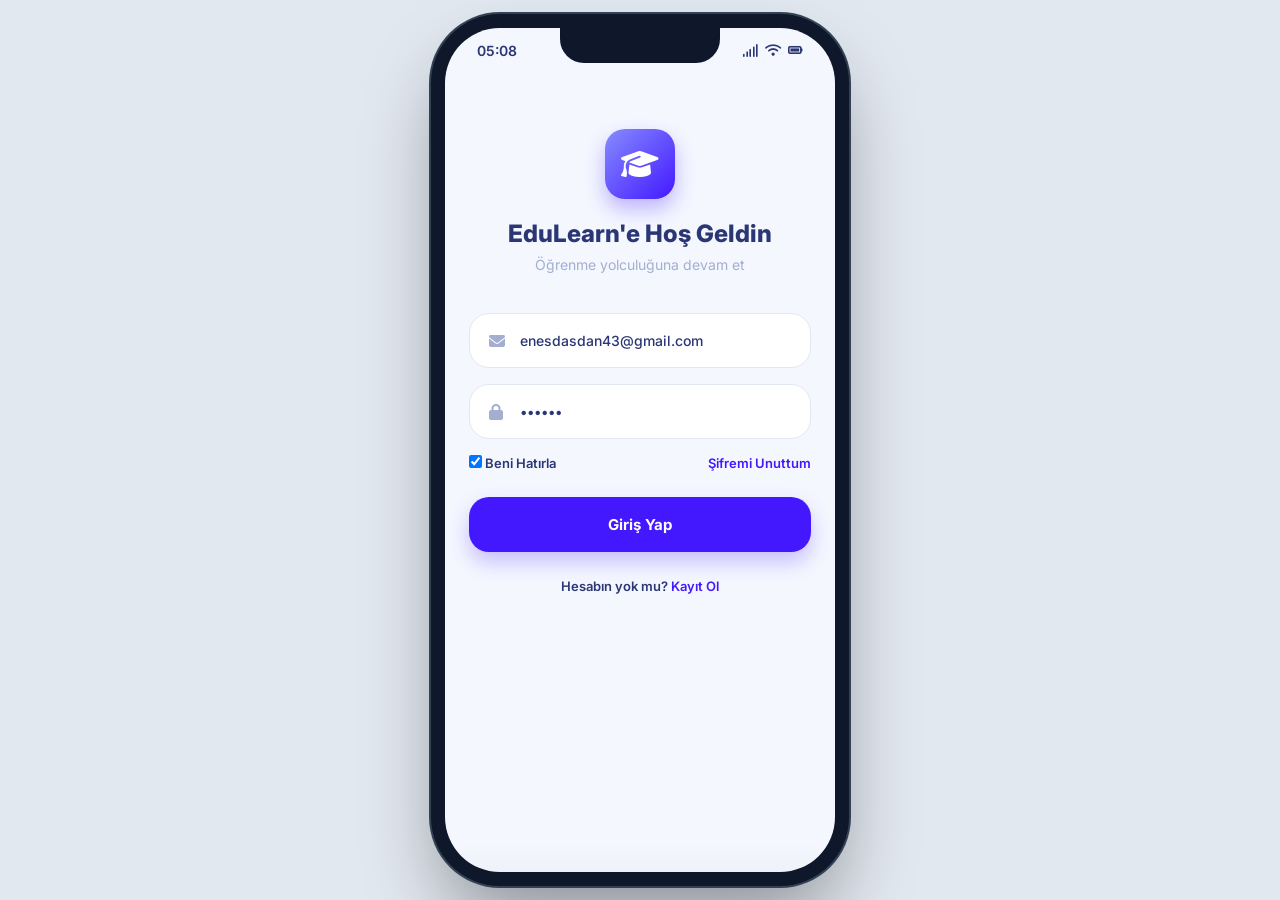
<file: 02-mobil-uygulama/index.html>
<!DOCTYPE html>
<html lang="tr">
<head>
    <meta charset="UTF-8">
    <meta name="viewport" content="width=device-width, initial-scale=1.0">
    <title>EduLearn Mobile</title>
    <link rel="stylesheet" href="style.css">
    <link href="https://fonts.googleapis.com/css2?family=Inter:wght@300;400;500;600;700;800&display=swap" rel="stylesheet">
    <link rel="stylesheet" href="https://cdnjs.cloudflare.com/ajax/libs/font-awesome/6.5.0/css/all.min.css">
</head>
<body>
    <div class="phone-frame">
        <div class="phone-notch"></div>

        <!-- Status Bar -->
        <div class="status-bar" id="statusBar">
            <span class="time" id="statusTime">00:00</span>
            <div class="status-icons">
                <i class="fas fa-signal"></i>
                <i class="fas fa-wifi"></i>
                <i class="fas fa-battery-full"></i>
            </div>
        </div>

        <!-- Toast Notification Container -->
        <div id="toastContainer" class="toast-container"></div>

        <div class="screens-container">
            
            <!-- Auth Screen (Login) -->
            <div class="screen active" id="authScreen">
                <div class="auth-header">
                    <div class="auth-logo">
                        <i class="fas fa-graduation-cap"></i>
                    </div>
                    <h2>EduLearn'e Hoş Geldin</h2>
                    <p>Öğrenme yolculuğuna devam et</p>
                </div>
                
                <form id="loginForm" class="auth-form" onsubmit="handleLogin(event)">
                    <div class="input-group">
                        <i class="fas fa-envelope"></i>
                        <input type="email" id="loginEmail" placeholder="E-posta adresi" required value="enesdasdan43@gmail.com">
                    </div>
                    <div class="input-group">
                        <i class="fas fa-lock"></i>
                        <input type="password" id="loginPassword" placeholder="Şifre" required value="123456">
                    </div>
                    <div class="auth-options">
                        <label class="remember-me">
                            <input type="checkbox" checked> Beni Hatırla
                        </label>
                        <a href="#" onclick="showToast('Şifre sıfırlama bağlantısı e-postanıza gönderildi.', 'info')">Şifremi Unuttum</a>
                    </div>
                    <button type="submit" class="auth-btn" id="loginBtn">
                        <span>Giriş Yap</span>
                    </button>
                    <div class="auth-switch">
                        Hesabın yok mu? <a href="#" onclick="switchAuthScreen('register')">Kayıt Ol</a>
                    </div>
                </form>
            </div>

            <!-- Auth Screen (Register) -->
            <div class="screen" id="registerScreen">
                <div class="auth-header">
                    <button class="back-btn-auth" onclick="switchAuthScreen('login')"><i class="fas fa-arrow-left"></i></button>
                    <h2>Yeni Hesap Oluştur</h2>
                    <p>Hemen öğrenmeye başla</p>
                </div>
                
                <form id="registerForm" class="auth-form" onsubmit="handleRegister(event)">
                    <div class="input-group">
                        <i class="fas fa-user"></i>
                        <input type="text" id="regName" placeholder="Ad Soyad" required>
                    </div>
                    <div class="input-group">
                        <i class="fas fa-envelope"></i>
                        <input type="email" id="regEmail" placeholder="E-posta adresi" required>
                    </div>
                    <div class="input-group">
                        <i class="fas fa-lock"></i>
                        <input type="password" id="regPassword" placeholder="Şifre" required minlength="6">
                    </div>
                    <button type="submit" class="auth-btn">Kayıt Ol</button>
                    <div class="auth-switch">
                        Zaten hesabın var mı? <a href="#" onclick="switchAuthScreen('login')">Giriş Yap</a>
                    </div>
                </form>
            </div>

            <!-- Home Screen -->
            <div class="screen" id="homeScreen">
                <div class="screen-header">
                    <div class="greeting">
                        <span class="greeting-text">Günaydın,</span>
                        <h2 id="userNameDisplay">Enes 👋</h2>
                    </div>
                    <div class="avatar-small" onclick="switchNav('profileScreen')" style="cursor:pointer">ED</div>
                </div>

                <div class="search-bar" onclick="switchNav('searchScreen')">
                    <i class="fas fa-search"></i>
                    <span>Kurs veya konu ara...</span>
                </div>

                <div class="section">
                    <div class="section-header">
                        <h3>Kategoriler</h3>
                        <a href="#" class="see-all" onclick="showToast('Tüm kategoriler listeleniyor...', 'info')">Tümü</a>
                    </div>
                    <div class="categories-scroll">
                        <div class="category-chip active" onclick="selectCategory(this)"><i class="fas fa-code"></i> Yazılım</div>
                        <div class="category-chip" onclick="selectCategory(this)"><i class="fas fa-palette"></i> Tasarım</div>
                        <div class="category-chip" onclick="selectCategory(this)"><i class="fas fa-network-wired"></i> Ağ</div>
                        <div class="category-chip" onclick="selectCategory(this)"><i class="fas fa-robot"></i> AI</div>
                        <div class="category-chip" onclick="selectCategory(this)"><i class="fas fa-database"></i> Veri</div>
                    </div>
                </div>

                <div class="section">
                    <div class="section-header">
                        <h3>Devam Eden Kurslar</h3>
                        <a href="#" class="see-all" onclick="showToast('Tüm devam eden kurslarınız', 'info')">Tümü</a>
                    </div>
                    <div class="course-card-progress" onclick="openCourseDetail('Python ile Yapay Zeka')">
                        <div class="course-card-img" style="background: var(--gradient-1);">
                            <span class="course-badge">%65</span>
                            <i class="fas fa-play-circle course-play"></i>
                        </div>
                        <div class="course-card-info">
                            <span class="course-category-tag">Yazılım</span>
                            <h4>Python ile Yapay Zeka</h4>
                            <div class="progress-bar">
                                <div class="progress-fill" style="width: 65%; background: var(--gradient-1)"></div>
                            </div>
                            <span class="course-meta">12/18 ders tamamlandı</span>
                        </div>
                    </div>
                    <div class="course-card-progress" onclick="openCourseDetail('UI/UX Tasarım Temelleri')">
                        <div class="course-card-img" style="background: var(--gradient-3);">
                            <span class="course-badge">%30</span>
                            <i class="fas fa-play-circle course-play"></i>
                        </div>
                        <div class="course-card-info">
                            <span class="course-category-tag">Tasarım</span>
                            <h4>UI/UX Tasarım Temelleri</h4>
                            <div class="progress-bar">
                                <div class="progress-fill" style="width: 30%; background: var(--gradient-3)"></div>
                            </div>
                            <span class="course-meta">6/20 ders tamamlandı</span>
                        </div>
                    </div>
                </div>

                <div class="section">
                    <div class="section-header">
                        <h3>Popüler Kurslar</h3>
                        <a href="#" class="see-all" onclick="showToast('En çok tercih edilen kurslar', 'info')">Tümü</a>
                    </div>
                    <div class="popular-courses-scroll">
                        <div class="popular-card" onclick="openCourseDetail('Web Geliştirme')">
                            <div class="popular-card-img" style="background: var(--gradient-4);">
                                <i class="fas fa-laptop-code"></i>
                            </div>
                            <h4>Web Geliştirme</h4>
                            <div class="rating"><i class="fas fa-star"></i> 4.8 <span>(2.1k)</span></div>
                            <span class="price">Ücretsiz</span>
                        </div>
                        <div class="popular-card" onclick="openCourseDetail('Siber Güvenlik')">
                            <div class="popular-card-img" style="background: linear-gradient(135deg, #43e97b, #38f9d7);">
                                <i class="fas fa-shield-alt"></i>
                            </div>
                            <h4>Siber Güvenlik</h4>
                            <div class="rating"><i class="fas fa-star"></i> 4.6 <span>(1.5k)</span></div>
                            <span class="price">Ücretsiz</span>
                        </div>
                        <div class="popular-card" onclick="openCourseDetail('Mobil Uygulama')">
                            <div class="popular-card-img" style="background: var(--gradient-3);">
                                <i class="fas fa-mobile-alt"></i>
                            </div>
                            <h4>Mobil Uygulama</h4>
                            <div class="rating"><i class="fas fa-star"></i> 4.9 <span>(3.2k)</span></div>
                            <span class="price">Ücretsiz</span>
                        </div>
                    </div>
                </div>
            </div>

            <!-- Search Screen -->
            <div class="screen" id="searchScreen">
                <div class="search-screen-header">
                    <button class="icon-btn" onclick="switchNav('homeScreen')"><i class="fas fa-arrow-left"></i></button>
                    <div class="search-input-active">
                        <i class="fas fa-search"></i>
                        <input type="text" placeholder="Kurs veya konu ara..." id="searchInput" oninput="filterCourses()">
                    </div>
                </div>
                
                <div class="section" style="padding-top: 10px;">
                    <h3 class="trending-title"><i class="fas fa-fire" style="color: #ff4b6b;"></i> Trend Konular</h3>
                    <div class="trending-tags">
                        <span class="trend-tag" onclick="setSearchQuery('Yapay Zeka')">#YapayZeka</span>
                        <span class="trend-tag" onclick="setSearchQuery('Python')">#Python</span>
                        <span class="trend-tag" onclick="setSearchQuery('Web')">#WebGeliştirme</span>
                        <span class="trend-tag" onclick="setSearchQuery('Siber Güvenlik')">#SiberGüvenlik</span>
                        <span class="trend-tag" onclick="setSearchQuery('Figma')">#Figma</span>
                        <span class="trend-tag" onclick="setSearchQuery('React')">#React</span>
                    </div>
                </div>

                <div class="section">
                    <h3>Tüm Kurslar</h3>
                    <div class="search-results" id="searchResults">
                        <!-- Filled by JS -->
                    </div>
                </div>
            </div>

            <!-- Course Detail Screen -->
            <div class="screen" id="courseDetailScreen" style="padding: 0;">
                <div class="course-detail-header" id="detailHeaderBg" style="background: var(--gradient-1);">
                    <div class="top-actions">
                        <button class="icon-btn light" onclick="switchNav('homeScreen')"><i class="fas fa-arrow-left"></i></button>
                        <button class="icon-btn light" id="bookmarkBtn" onclick="toggleBookmark(this)"><i class="far fa-bookmark"></i></button>
                    </div>
                    <div class="course-detail-info">
                        <span class="detail-badge">En Çok Satan</span>
                        <h2 id="detailTitle">Python ile Yapay Zeka</h2>
                        <p id="detailDesc">Makine öğrenmesi ve derin öğrenme ile AI projeler geliştirin</p>
                        <div class="detail-meta">
                            <span><i class="fas fa-star" style="color: #ffd700;"></i> 4.8</span>
                            <span><i class="fas fa-users"></i> 2.1k öğrenci</span>
                            <span><i class="fas fa-clock"></i> 12 saat</span>
                        </div>
                    </div>
                </div>
                
                <div class="course-detail-body">
                    <div class="detail-tabs">
                        <button class="detail-tab active" onclick="switchDetailTab(this, 'about')">Hakkında</button>
                        <button class="detail-tab" onclick="switchDetailTab(this, 'lessons')">Dersler</button>
                        <button class="detail-tab" onclick="switchDetailTab(this, 'reviews')">Yorumlar</button>
                    </div>

                    <div class="detail-content active" id="aboutContent">
                        <h3>Kurs Açıklaması</h3>
                        <p>Bu kurs, programlama alanında sağlam bir temel oluşturmanızı sağlar. En güncel teknolojileri uygulamalı projeler ile öğreneceksiniz.</p>
                        <h3>Ne Öğreneceksiniz?</h3>
                        <ul class="learn-list">
                            <li><i class="fas fa-check-circle"></i> Temel konseptler ve mimari</li>
                            <li><i class="fas fa-check-circle"></i> Gerçek dünya projeleri geliştirme</li>
                            <li><i class="fas fa-check-circle"></i> En iyi pratikler ve performans</li>
                            <li><i class="fas fa-check-circle"></i> Hata ayıklama yöntemleri</li>
                        </ul>
                        <div class="instructor" onclick="showToast('Eğitmen profili yakında eklenecek', 'info')">
                            <div class="instructor-avatar">AY</div>
                            <div class="instructor-info">
                                <h4>Dr. Ahmet Yılmaz</h4>
                                <p>Kıdemli Eğitmen • 10+ yıl deneyim</p>
                            </div>
                            <i class="fas fa-chevron-right" style="color: #ccc;"></i>
                        </div>
                    </div>

                    <div class="detail-content" id="lessonsContent">
                        <div class="lesson-item completed" onclick="playLesson('Giriş')">
                            <div class="lesson-num">01</div>
                            <div class="lesson-info">
                                <h4>Giriş ve Kurulumlar</h4>
                                <span>15 dk</span>
                            </div>
                            <i class="fas fa-check-circle lesson-status"></i>
                        </div>
                        <div class="lesson-item completed" onclick="playLesson('Temeller')">
                            <div class="lesson-num">02</div>
                            <div class="lesson-info">
                                <h4>Temel Kavramlar</h4>
                                <span>45 dk</span>
                            </div>
                            <i class="fas fa-check-circle lesson-status"></i>
                        </div>
                        <div class="lesson-item active-lesson" onclick="playLesson('İleri Seviye')">
                            <div class="lesson-num">03</div>
                            <div class="lesson-info">
                                <h4>Proje Geliştirme</h4>
                                <span>60 dk</span>
                            </div>
                            <i class="fas fa-play-circle lesson-status"></i>
                        </div>
                        <div class="lesson-item locked" onclick="showToast('Önceki dersleri tamamlamalısınız', 'error')">
                            <div class="lesson-num">04</div>
                            <div class="lesson-info">
                                <h4>İleri Seviye Teknikler</h4>
                                <span>55 dk</span>
                            </div>
                            <i class="fas fa-lock lesson-status"></i>
                        </div>
                    </div>

                    <div class="detail-content" id="reviewsContent">
                        <div class="review-item">
                            <div class="review-header">
                                <div class="review-avatar" style="background: var(--gradient-2)">MK</div>
                                <div>
                                    <h4>Mehmet K.</h4>
                                    <div class="review-stars">
                                        <i class="fas fa-star"></i><i class="fas fa-star"></i><i class="fas fa-star"></i><i class="fas fa-star"></i><i class="fas fa-star"></i>
                                    </div>
                                </div>
                            </div>
                            <p>Harika bir kurs! Anlatım çok akıcı ve projeler gerçekten öğretici.</p>
                        </div>
                        <div class="review-item">
                            <div class="review-header">
                                <div class="review-avatar" style="background: var(--gradient-3)">SA</div>
                                <div>
                                    <h4>Selin A.</h4>
                                    <div class="review-stars">
                                        <i class="fas fa-star"></i><i class="fas fa-star"></i><i class="fas fa-star"></i><i class="fas fa-star"></i><i class="far fa-star"></i>
                                    </div>
                                </div>
                            </div>
                            <p>Faydalı bir içerik, kesinlikle tavsiye ederim.</p>
                        </div>
                        <button class="action-btn-outline" onclick="showToast('Yorum yazma ekranı açılıyor...', 'info')" style="width: 100%; margin-top: 10px;">Yorum Yaz</button>
                    </div>
                </div>
                
                <div class="enroll-bar" id="enrollBar">
                    <div class="enroll-price">
                        <span class="price-label">Ücretsiz</span>
                    </div>
                    <button class="enroll-btn" id="enrollBtn" onclick="enrollCourse()">
                        <span>Kursa Başla</span> <i class="fas fa-arrow-right"></i>
                    </button>
                </div>
            </div>

            <!-- Notifications Screen -->
            <div class="screen" id="notificationsScreen">
                <div class="screen-header-simple">
                    <h2>Bildirimler</h2>
                    <button class="text-btn" onclick="clearNotifications()">Temizle</button>
                </div>
                <div class="notification-list" id="notifList">
                    <div class="notification-item unread" onclick="readNotification(this)">
                        <div class="notif-icon" style="background: var(--gradient-1);"><i class="fas fa-graduation-cap"></i></div>
                        <div class="notif-info">
                            <h4>Yeni kurs eklendi!</h4>
                            <p>"React Native ile Mobil Uygulama" kursu yayında.</p>
                            <span class="notif-time">2 saat önce</span>
                        </div>
                    </div>
                    <div class="notification-item unread" onclick="readNotification(this)">
                        <div class="notif-icon" style="background: linear-gradient(135deg, #43e97b, #38f9d7);"><i class="fas fa-trophy"></i></div>
                        <div class="notif-info">
                            <h4>Tebrikler! 🎉</h4>
                            <p>3. ders modülünü başarıyla tamamladınız.</p>
                            <span class="notif-time">5 saat önce</span>
                        </div>
                    </div>
                    <div class="notification-item" onclick="readNotification(this)">
                        <div class="notif-icon" style="background: var(--gradient-3);"><i class="fas fa-clock"></i></div>
                        <div class="notif-info">
                            <h4>Hatırlatma</h4>
                            <p>Bu hafta henüz ders çalışmadınız. Hedefinize ulaşmak için devam edin!</p>
                            <span class="notif-time">1 gün önce</span>
                        </div>
                    </div>
                </div>
            </div>

            <!-- Profile Screen -->
            <div class="screen" id="profileScreen" style="padding: 0;">
                <div class="profile-header-bg">
                    <h2 class="profile-title">Profilim</h2>
                    <button class="icon-btn light" onclick="showToast('Ayarlar açılıyor...', 'info')"><i class="fas fa-cog"></i></button>
                </div>
                
                <div class="profile-scroll-body">
                    <div class="profile-card">
                        <div class="profile-avatar-large">
                            <span id="profileInitials">ED</span>
                            <div class="edit-avatar" onclick="showToast('Fotoğraf değiştirme açılıyor', 'info')"><i class="fas fa-camera"></i></div>
                        </div>
                        <h3 id="profileName">Enes Daşdan</h3>
                        <p id="profileEmail">enesdasdan43@gmail.com</p>
                        
                        <div class="profile-stats">
                            <div class="stat">
                                <strong>4</strong>
                                <span>Kurs</span>
                            </div>
                            <div class="stat">
                                <strong>12</strong>
                                <span>Sertifika</span>
                            </div>
                            <div class="stat">
                                <strong>86</strong>
                                <span>Saat</span>
                            </div>
                        </div>
                    </div>
                    
                    <div class="profile-menu">
                        <div class="profile-menu-item" onclick="showToast('Hesap bilgileri yükleniyor...', 'info')">
                            <div class="menu-icon" style="background: rgba(67,24,255,0.1); color: var(--primary);"><i class="fas fa-user"></i></div>
                            <span>Hesap Bilgileri</span>
                            <i class="fas fa-chevron-right arrow"></i>
                        </div>
                        <div class="profile-menu-item" onclick="showToast('Favori kurslarınız yükleniyor...', 'info')">
                            <div class="menu-icon" style="background: rgba(255,75,107,0.1); color: #ff4b6b;"><i class="fas fa-heart"></i></div>
                            <span>Favorilerim</span>
                            <i class="fas fa-chevron-right arrow"></i>
                        </div>
                        <div class="profile-menu-item" onclick="showToast('Sertifikalarınız indiriliyor...', 'success')">
                            <div class="menu-icon" style="background: rgba(57,184,255,0.1); color: #39b8ff;"><i class="fas fa-certificate"></i></div>
                            <span>Sertifikalarım</span>
                            <i class="fas fa-chevron-right arrow"></i>
                        </div>
                        <div class="profile-menu-item" onclick="toggleDarkMode()">
                            <div class="menu-icon" style="background: rgba(20,20,20,0.1); color: #333;"><i class="fas fa-moon"></i></div>
                            <span>Karanlık Mod</span>
                            <i class="fas fa-toggle-off arrow" id="darkModeToggle" style="font-size: 20px;"></i>
                        </div>
                        <div class="profile-menu-item logout" onclick="handleLogout()">
                            <div class="menu-icon" style="background: rgba(255,59,48,0.1); color: #ff3b30;"><i class="fas fa-sign-out-alt"></i></div>
                            <span>Çıkış Yap</span>
                            <i class="fas fa-chevron-right arrow"></i>
                        </div>
                    </div>
                </div>
            </div>

        </div>

        <!-- Bottom Navigation -->
        <div class="bottom-nav" id="bottomNav">
            <button class="nav-item active" data-target="homeScreen" onclick="switchNav('homeScreen')">
                <i class="fas fa-home"></i>
                <span>Ana Sayfa</span>
            </button>
            <button class="nav-item" data-target="searchScreen" onclick="switchNav('searchScreen')">
                <i class="fas fa-search"></i>
                <span>Keşfet</span>
            </button>
            <button class="nav-item" data-target="notificationsScreen" onclick="switchNav('notificationsScreen')">
                <i class="fas fa-bell"></i>
                <span>Bildirimler</span>
                <span class="nav-badge" id="notifBadge">2</span>
            </button>
            <button class="nav-item" data-target="profileScreen" onclick="switchNav('profileScreen')">
                <i class="fas fa-user"></i>
                <span>Profil</span>
            </button>
        </div>
    </div>

    <script src="script.js"></script>
</body>
</html>
</file>
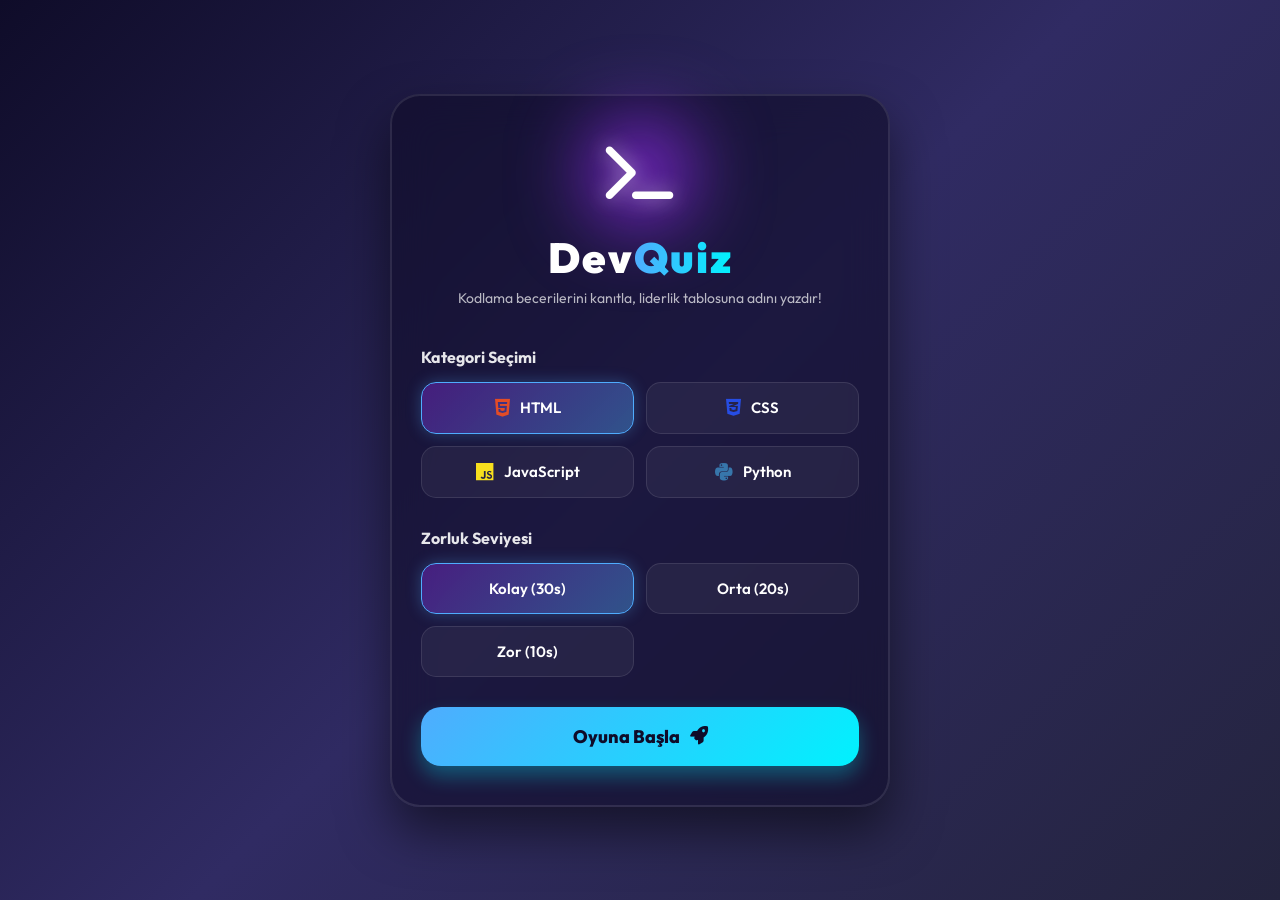
<file: 03-egitici-oyun-tasarimi/index.html>
<!DOCTYPE html>
<html lang="tr">
<head>
    <meta charset="UTF-8">
    <meta name="viewport" content="width=device-width, initial-scale=1.0">
    <title>DevQuiz - Yazılımcı Bilgi Yarışması</title>
    <link href="https://fonts.googleapis.com/css2?family=Outfit:wght@300;400;500;600;700;800;900&display=swap" rel="stylesheet">
    <link rel="stylesheet" href="https://cdnjs.cloudflare.com/ajax/libs/font-awesome/6.5.0/css/all.min.css">
    <link rel="stylesheet" href="style.css">
</head>
<body>
    <div class="area" >
        <ul class="circles">
                <li></li><li></li><li></li><li></li><li></li><li></li><li></li><li></li><li></li><li></li>
        </ul>
    </div >

    <div class="game-container">
        
        <!-- Start Screen -->
        <div id="startScreen" class="screen active">
            <div class="logo-container">
                <div class="glow-orb"></div>
                <div class="logo-icon"><i class="fas fa-terminal"></i></div>
            </div>
            <h1 class="game-title">Dev<span>Quiz</span></h1>
            <p class="game-subtitle">Kodlama becerilerini kanıtla, liderlik tablosuna adını yazdır!</p>

            <div class="selection-container">
                <h3 class="selection-title">Kategori Seçimi</h3>
                <div class="category-grid">
                    <button class="category-btn active" data-cat="html">
                        <i class="fab fa-html5"></i> HTML
                    </button>
                    <button class="category-btn" data-cat="css">
                        <i class="fab fa-css3-alt"></i> CSS
                    </button>
                    <button class="category-btn" data-cat="js">
                        <i class="fab fa-js"></i> JavaScript
                    </button>
                    <button class="category-btn" data-cat="python">
                        <i class="fab fa-python"></i> Python
                    </button>
                </div>

                <h3 class="selection-title mt-4">Zorluk Seviyesi</h3>
                <div class="difficulty-grid">
                    <button class="diff-btn active" data-diff="easy">Kolay (30s)</button>
                    <button class="diff-btn" data-diff="medium">Orta (20s)</button>
                    <button class="diff-btn" data-diff="hard">Zor (10s)</button>
                </div>
            </div>

            <button id="startBtn" class="primary-btn">
                <span>Oyuna Başla</span>
                <i class="fas fa-rocket"></i>
            </button>
        </div>

        <!-- Quiz Screen -->
        <div id="quizScreen" class="screen">
            <div class="quiz-header">
                <div class="stat-box">
                    <i class="fas fa-star" style="color: #ffd700;"></i>
                    <span id="score">0</span>
                </div>
                <div class="stat-box">
                    Soru <span id="questionCount">1</span>/10
                </div>
                <div class="stat-box timer-box">
                    <i class="fas fa-clock"></i>
                    <span id="timer">30</span>
                </div>
            </div>

            <div class="progress-container">
                <div class="progress-bar" id="timeBar"></div>
            </div>

            <div id="comboContainer" class="combo-container hidden">
                <i class="fas fa-fire"></i> <span id="comboText">2x Kombo!</span>
            </div>

            <div class="question-card">
                <div class="category-badge" id="qCategory">JavaScript</div>
                <h2 id="questionText">Soru metni buraya gelecek...</h2>
            </div>

            <div class="options-grid" id="optionsGrid">
                <!-- Options injected via JS -->
            </div>
        </div>

        <!-- Result Screen -->
        <div id="resultScreen" class="screen">
            <div class="result-header">
                <div class="result-icon" id="resultIcon">🏆</div>
                <h1 id="resultTitle">Tebrikler!</h1>
                <p id="resultSubtitle">Harika bir iş çıkardın.</p>
            </div>

            <div class="score-circle-container">
                <svg class="progress-ring" width="150" height="150">
                    <circle class="progress-ring__circle-bg" stroke="rgba(255,255,255,0.1)" stroke-width="8" fill="transparent" r="65" cx="75" cy="75"/>
                    <circle class="progress-ring__circle" id="scoreCircle" stroke="url(#gradient)" stroke-width="8" fill="transparent" r="65" cx="75" cy="75"/>
                    <defs>
                        <linearGradient id="gradient" x1="0%" y1="0%" x2="100%" y2="0%">
                            <stop offset="0%" stop-color="#4facfe" />
                            <stop offset="100%" stop-color="#00f2fe" />
                        </linearGradient>
                    </defs>
                </svg>
                <div class="score-text-inner">
                    <span id="finalScore">0</span>
                    <small>Puan</small>
                </div>
            </div>

            <div class="stats-grid">
                <div class="stat-item correct">
                    <i class="fas fa-check-circle"></i>
                    <div class="stat-details">
                        <span id="correctCount">0</span>
                        <small>Doğru</small>
                    </div>
                </div>
                <div class="stat-item wrong">
                    <i class="fas fa-times-circle"></i>
                    <div class="stat-details">
                        <span id="wrongCount">0</span>
                        <small>Yanlış</small>
                    </div>
                </div>
            </div>

            <div class="action-buttons">
                <button id="restartBtn" class="secondary-btn">
                    <i class="fas fa-redo"></i> Tekrar Oyna
                </button>
            </div>
        </div>

    </div>

    <!-- Feedback Overlay -->
    <div id="feedbackOverlay" class="feedback-overlay hidden">
        <div class="feedback-content">
            <i id="feedbackIcon" class="fas fa-check-circle"></i>
            <h2 id="feedbackTitle">Doğru!</h2>
            <p id="feedbackPoints">+100 Puan</p>
        </div>
    </div>

    <script src="script.js"></script>
</body>
</html>
</file>
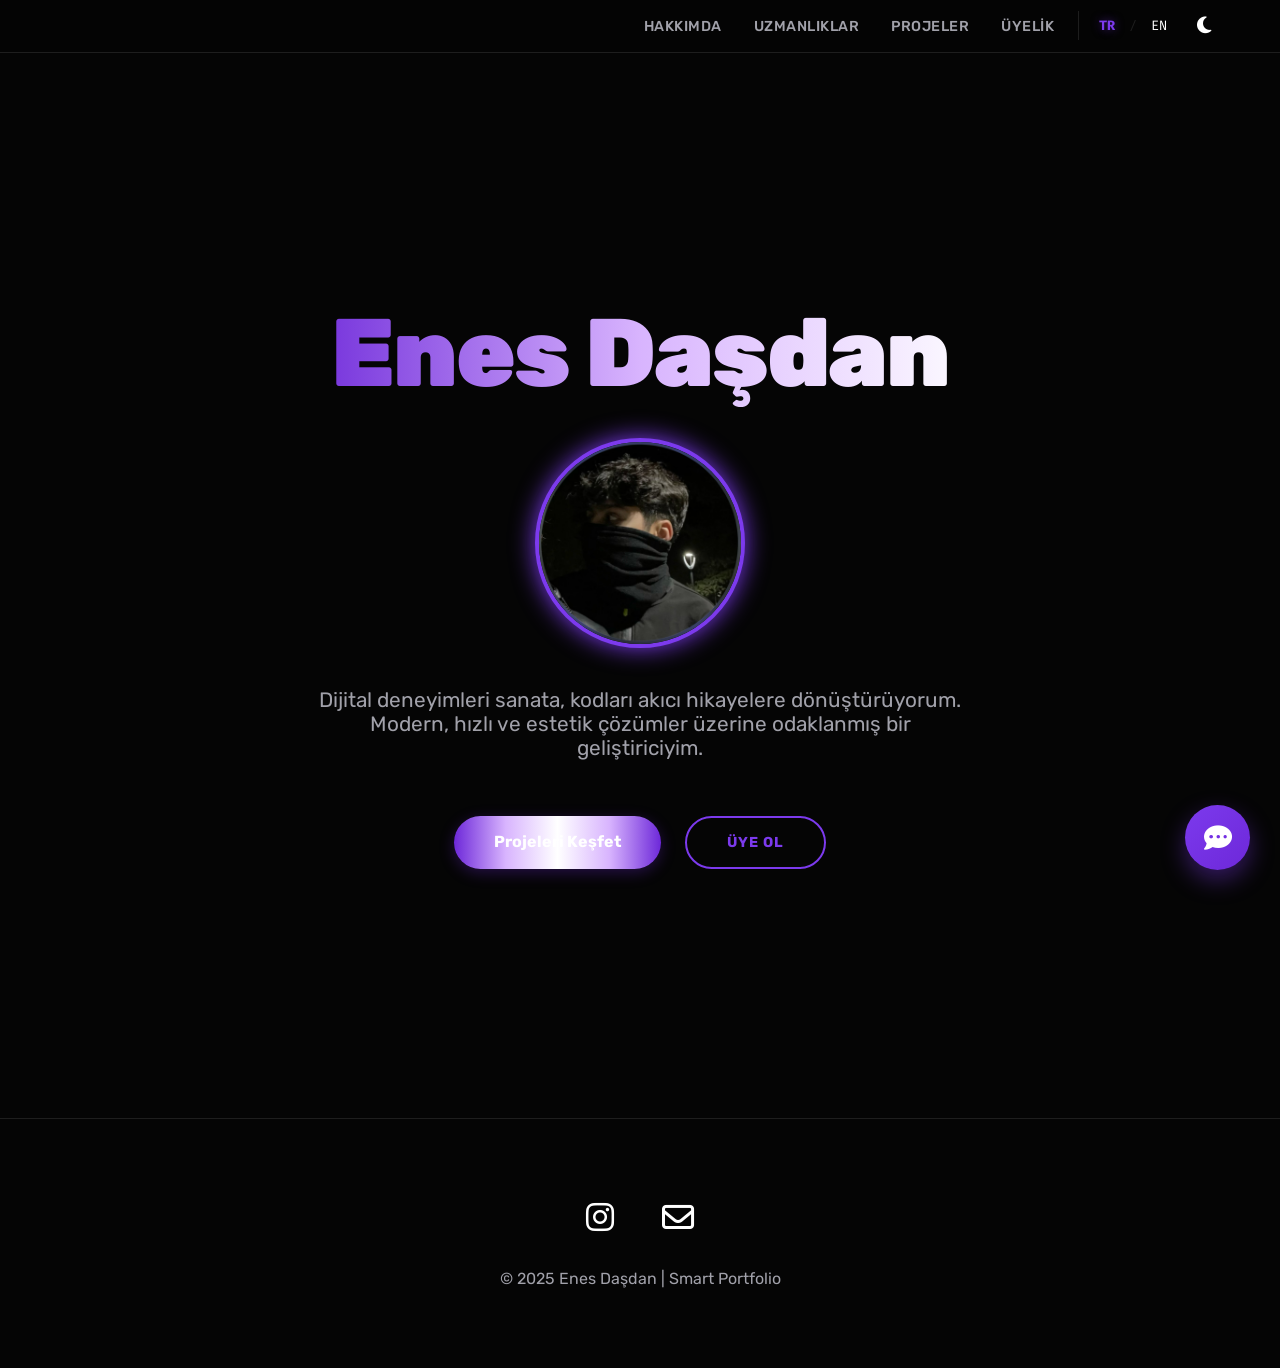
<file: 06-portfolyo-sitesi/index.html>
<!DOCTYPE html>
<html lang="tr">
<head>
    <!-- Google tag (gtag.js) -->
    <script async src="https://www.googletagmanager.com/gtag/js?id=G-KJTK2KH660"></script>
    <script>
      window.dataLayer = window.dataLayer || [];
      function gtag(){dataLayer.push(arguments);}
      gtag('js', new Date());
      gtag('config', 'G-KJTK2KH660');
    </script>

    <meta charset="UTF-8">
    <meta name="viewport" content="width=device-width, initial-scale=1.0">
    
    <!-- --- SEO AYARLARI --- -->
    <title>Enes Daşdan | Full-Stack Geliştirici & Oyun Tasarımcısı</title>
    <meta name="description" content="Enes Daşdan'ın kişisel portfolyo sitesi. Modern web tasarımı, oyun geliştirme, UI/UX projeleri ve dijital çözümler hakkında bilgi alın.">
    <meta name="keywords" content="Enes Daşdan, Web Geliştirici, Oyun Tasarımcısı, Frontend, Backend, UI/UX, Portfolyo, Çorum, Sinop, HTML, CSS, JavaScript">
    <meta name="author" content="Enes Daşdan">
    <meta name="robots" content="index, follow">

    <!-- Sosyal Medya Paylaşım -->
    <meta property="og:title" content="Enes Daşdan | Smart Portfolio">
    <meta property="og:description" content="Dijital deneyimleri sanata, kodları akıcı hikayelere dönüştürüyorum. Projelerimi keşfedin.">
    <meta property="og:image" content="IMG_3437.png.png">
    <meta property="og:url" content="https://enesdasdan.com">
    <meta property="og:type" content="website">
    <meta property="og:locale" content="tr_TR">

    <meta name="twitter:card" content="summary_large_image">
    <meta name="twitter:title" content="Enes Daşdan | Smart Portfolio">
    <meta name="twitter:description" content="Dijital deneyimleri sanata dönüştürüyorum. Web ve oyun geliştirme portfolyosu.">
    <meta name="twitter:image" content="IMG_3437.png.png">

    <!-- Fontlar -->
    <link rel="preconnect" href="https://fonts.googleapis.com">
    <link rel="preconnect" href="https://fonts.gstatic.com" crossorigin>
    <link href="https://fonts.googleapis.com/css2?family=Rubik:wght@300;400;500;600;700;800&family=Fira+Code:wght@300;400;500;600&family=Outfit:wght@300;400;500;600&display=swap" rel="stylesheet">
    <link rel="stylesheet" href="https://cdnjs.cloudflare.com/ajax/libs/font-awesome/6.4.0/css/all.min.css">
    
    <style>
        :root {
            /* MOR & BEYAZ PALETİ: DARK MODE */
            --bg-color: #050505;
            --text-main: #ffffff;
            --text-muted: #a1a1aa;
            --primary: #7c3aed; /* Ana Mor */
            --secondary: #d8b4fe; /* Açık Mor */
            --accent-gradient: linear-gradient(180deg, #7c3aed, #d8b4fe); /* Dikey Gradient */
            --glass-bg: rgba(255, 255, 255, 0.03);
            --glass-border: rgba(255, 255, 255, 0.1);
            --nav-bg: rgba(5, 5, 5, 0.85);
            --card-shadow: 0 10px 30px rgba(109, 40, 217, 0.15);
            --success: #8b5cf6;
            --danger: #ef4444;
            --admin-color: #d8b4fe;
        }

        body.light-mode {
            --bg-color: #f5f3ff;
            --text-main: #1e1b4b;
            --text-muted: #4c1d95;
            --primary: #7c3aed;
            --secondary: #4c1d95;
            --accent-gradient: linear-gradient(180deg, #7c3aed, #4c1d95);
            --glass-bg: rgba(124, 58, 237, 0.05);
            --glass-border: rgba(124, 58, 237, 0.1);
            --nav-bg: rgba(245, 243, 255, 0.85);
            --card-shadow: 0 10px 30px rgba(0,0,0,0.05);
            --admin-color: #4c1d95;
        }

        /* GENEL STİLLER */
        * { margin: 0; padding: 0; box-sizing: border-box; font-family: 'Rubik', sans-serif; scroll-behavior: smooth; transition: background-color 0.3s ease, color 0.3s ease, border-color 0.3s ease; }
        body { background-color: var(--bg-color); color: var(--text-main); overflow-x: hidden; min-height: 100vh; position: relative; font-size: 16px; }

        /* INTRO */
        #intro-overlay { position: fixed; top: 0; left: 0; width: 100%; height: 100%; background-color: #000; z-index: 9999; display: flex; flex-direction: column; justify-content: center; align-items: center; transition: transform 1s cubic-bezier(0.77, 0, 0.175, 1); pointer-events: none; }
        .intro-content h1 { font-size: 3rem; font-weight: 900; color: #fff; margin-bottom: 20px; opacity: 0; animation: fadeInUp 1s ease 0.5s forwards; }
        .loader-container { width: 200px; height: 4px; background: rgba(255,255,255,0.1); border-radius: 2px; overflow: hidden; opacity: 0; animation: fadeIn 0.5s ease 1s forwards; }
        .loader-bar { width: 0%; height: 100%; background: var(--primary); box-shadow: 0 0 10px var(--primary); }
        @keyframes fadeInUp { from { opacity: 0; transform: translateY(20px); } to { opacity: 1; transform: translateY(0); } }
        @keyframes fadeIn { to { opacity: 1; } }
        body.loaded #intro-overlay { transform: translateY(-100%); }

        /* HEADER & NAV */
        header { 
            position: fixed; top: 0; width: 100%; padding: 0.7rem 5%; 
            display: flex; justify-content: flex-end; 
            align-items: center; 
            z-index: 1000; backdrop-filter: blur(15px); background: var(--nav-bg); border-bottom: 1px solid var(--glass-border); 
        }
        .logo { display: none !important; } 
        
        .nav-container { display: flex; align-items: center; gap: 1.5rem; }

        nav ul { display: flex; gap: 2rem; list-style: none; margin: 0; padding: 0; }
        nav a { font-weight: 500; font-size: 0.9rem; color: var(--text-muted); text-decoration: none; text-transform: uppercase; letter-spacing: 0.5px; }
        nav a:hover, nav a.active { color: var(--primary); }
        
        .nav-actions { display: flex; align-items: center; gap: 10px; border-left: 1px solid var(--glass-border); padding-left: 15px; }
        .theme-toggle-btn, .lang-btn { background: transparent; border: none; color: var(--text-main); cursor: pointer; display: flex; align-items: center; font-family: 'Fira Code', monospace; font-size: 0.85rem; padding: 5px; transition: 0.3s; }
        .theme-toggle-btn { font-size: 1.2rem; }
        .lang-btn:hover, .lang-btn.active { color: var(--primary); font-weight: bold; text-shadow: 0 0 10px rgba(124, 58, 237, 0.5); }
        .lang-separator { color: var(--glass-border); font-size: 0.8rem; }

        /* MOBILE MENU TOGGLE */
        .menu-toggle { display: none; font-size: 1.5rem; color: var(--text-main); cursor: pointer; z-index: 1002; }

        /* HERO BÖLÜMÜ */
        .hero { min-height: 110vh; display: flex; align-items: center; justify-content: center; text-align: center; position: relative; padding-top: 180px; }
        .hero h1 { 
            font-family: 'Rubik', sans-serif; font-size: clamp(2.5rem, 8vw, 6rem);
            font-weight: 900; line-height: 1.1; margin-bottom: 2rem; 
            background: linear-gradient(90deg, #6d28d9, #d8b4fe, #ffffff, #d8b4fe, #6d28d9); background-size: 200% auto; -webkit-background-clip: text; -webkit-text-fill-color: transparent; 
            opacity: 0; letter-spacing: -2px; filter: drop-shadow(0 15px 30px rgba(109, 40, 217, 0.4)); 
            animation: ghostFadeIn 3s cubic-bezier(0.4, 0, 0.2, 1) forwards, shimmerText 8s linear infinite; 
            padding: 0 10px;
        }
        @keyframes shimmerText { to { background-position: 200% center; } }
        @keyframes ghostFadeIn { 0% { opacity: 0; transform: scale(0.9) translateY(60px); filter: blur(25px); } 100% { opacity: 1; transform: scale(1) translateY(0); filter: blur(0); } }
        .profile-img-container { width: 210px; height: 210px; margin: 0 auto 2.5rem auto; border-radius: 50%; overflow: hidden; border: 4px solid var(--primary); box-shadow: 0 0 25px var(--primary); opacity: 0; animation: fadeInPic 1.5s ease 1s forwards; transition: transform 0.3s; background: #111; }
        .profile-img-container:hover { transform: scale(1.05); }
        .profile-img-container img { width: 100%; height: 100%; object-fit: cover; }
        @keyframes fadeInPic { to { opacity: 1; } }
        .hero p { font-size: 1.3rem; color: var(--text-muted); max-width: 700px; margin: 0 auto 3.5rem auto; opacity: 0; animation: fadeIn 1s ease 1.5s forwards; font-weight: 400; padding: 0 1rem; }
        .btn-wrapper { display: flex; gap: 1.5rem; justify-content: center; opacity: 0; animation: fadeIn 1s ease 2s forwards; flex-wrap: wrap; }
        
        .btn-liquid { 
            padding: 1rem 2.5rem; border-radius: 50px; background: linear-gradient(90deg, #6d28d9, #d8b4fe, #ffffff, #d8b4fe, #6d28d9); border: none; color: white; font-weight: 700; cursor: pointer; 
            box-shadow: 0 4px 15px rgba(109, 40, 217, 0.3); transition: 0.3s; text-decoration: none; display: inline-block;
        }
        .btn-liquid:hover { transform: translateY(-3px); box-shadow: 0 6px 20px rgba(109, 40, 217, 0.4); color: white; }
        
        #hero-auth-btn { padding: 1rem 2.5rem; border-radius: 50px; border: 2px solid var(--primary); color: var(--primary); text-decoration: none; font-weight: 700; text-transform: uppercase; letter-spacing: 1px; font-size: 0.9rem; background: transparent; transition: 0.3s; }
        #hero-auth-btn:hover { background: var(--primary); color: white; }

        /* AUTH & ADMIN STYLES */
        #admin-overlay { position: fixed; top: 0; left: 0; width: 100%; height: 100%; background: #000; z-index: 10000; display: none; flex-direction: column; justify-content: center; align-items: center; font-family: 'Fira Code', monospace; color: var(--primary); }
        .admin-text { font-size: 1.5rem; margin-bottom: 20px; text-shadow: 0 0 10px var(--primary); }
        .scan-line { width: 100%; height: 2px; background: var(--admin-color); position: absolute; top: 0; left: 0; box-shadow: 0 0 15px var(--admin-color); animation: scan 2s linear infinite; opacity: 0.5; }
        @keyframes scan { 0% { top: 0; } 100% { top: 100%; } }

        #user-welcome-overlay { position:fixed; top:0; left:0; width:100%; height:100%; background:rgba(0,0,0,0.9); z-index:10000; display:none; justify-content:center; align-items:center; }
        .welcome-card { text-align:center; animation: fadeIn 0.5s ease; color: white; }

        #weather-container { position: fixed; top: 0; left: 0; width: 100%; height: 100%; z-index: -1; pointer-events: none; overflow: hidden; }
        
        .weather-widget { position: fixed; bottom: 25px; left: 25px; background: var(--nav-bg); padding: 10px 20px; border-radius: 50px; border: 1px solid var(--glass-border); font-size: 0.9rem; z-index: 100; backdrop-filter: blur(10px); display: flex; align-items: center; gap: 8px; }
        .snowflake { position: absolute; color: white; opacity: 0.6; animation: snowfall 5s linear infinite; }
        .raindrop { position: absolute; background: rgba(216, 180, 254, 0.4); width: 2px; height: 15px; animation: rainfall 0.8s linear infinite; }
        .star { position: absolute; background: white; border-radius: 50%; opacity: 0.3; animation: twinkle 3s infinite ease-in-out; }
        @keyframes rainfall { to { transform: translateY(100vh); } }
        @keyframes snowfall { 0% { transform: translateY(-10vh) rotate(0deg); } 100% { transform: translateY(100vh) rotate(360deg); } }
        @keyframes twinkle { 0%, 100% { opacity: 0.2; transform: scale(1); } 50% { opacity: 0.7; transform: scale(1.2); } }

        .reveal { opacity: 0; transform: translateY(40px); transition: all 1.2s ease; }
        .reveal.active { opacity: 1; transform: translateY(0); }
        footer { padding: 5rem 0; text-align: center; border-top: 1px solid var(--glass-border); margin-top: 8rem; color: var(--text-muted); }
        .socials { display: flex; justify-content: center; gap: 3rem; margin-bottom: 2rem; }
        .socials a { font-size: 2rem; color: var(--text-main); transition: 0.3s; }
        .socials a:hover { color: var(--primary); transform: scale(1.2); }

        /* MOBİL UYUMLULUK */
        @media screen and (max-width: 900px) {
             header { justify-content: space-between; padding: 1rem 5%; }
             .menu-toggle { display: block; }
             .nav-container {
                 position: fixed; top: 0; right: -100%; height: 100vh; width: 75%;
                 background: var(--nav-bg); flex-direction: column; justify-content: center;
                 border-left: 1px solid var(--glass-border); transition: 0.4s ease-in-out;
                 backdrop-filter: blur(20px); box-shadow: -10px 0 30px rgba(0,0,0,0.5); z-index: 1001;
             }
             .nav-container.active { right: 0; }
             nav ul { flex-direction: column; align-items: center; gap: 2rem; }
             nav a { font-size: 1.2rem; }
             .nav-actions { border-left: none; padding-left: 0; margin-top: 2rem; border-top: 1px solid var(--glass-border); padding-top: 2rem; width: 80%; justify-content: center; }
             .hero { padding-top: 120px; min-height: auto; padding-bottom: 5rem; }
             .btn-wrapper { flex-direction: column; width: 100%; padding: 0 10%; }
             .btn-liquid, #hero-auth-btn { width: 100%; text-align: center; }
             .weather-widget { bottom: 20px; left: 10px; padding: 8px 15px; font-size: 0.8rem; }
        }

        /* ------------------------------------- */
        /* --- YENİ GELİŞMİŞ CHATBOT STİLLERİ --- */
        /* ------------------------------------- */
        .chatbot-container * { box-sizing: border-box; }
        
        #chat-toggle-btn {
            position: fixed; bottom: 30px; right: 30px; width: 65px; height: 65px;
            background: linear-gradient(135deg, #7c3aed, #6d28d9);
            color: white; border: none; border-radius: 50%;
            box-shadow: 0 10px 25px rgba(124, 58, 237, 0.4);
            cursor: pointer; z-index: 9999;
            display: flex; align-items: center; justify-content: center;
            transition: transform 0.3s cubic-bezier(0.175, 0.885, 0.32, 1.275);
        }
        #chat-toggle-btn:hover { transform: scale(1.1) rotate(5deg); }
        #chat-toggle-btn i { font-size: 28px; }

        #chat-window {
            position: fixed; bottom: 110px; right: 30px; width: 360px; max-width: 90%;
            height: 550px; max-height: 70vh;
            background-color: var(--nav-bg); 
            border: 1px solid var(--glass-border);
            border-radius: 20px;
            box-shadow: 0 25px 50px -12px rgba(0, 0, 0, 0.8);
            display: flex; flex-direction: column;
            z-index: 9999;
            transform-origin: bottom right;
            transition: all 0.3s cubic-bezier(0.4, 0, 0.2, 1);
            opacity: 0; transform: scale(0.9) translateY(20px); pointer-events: none;
            overflow: hidden; backdrop-filter: blur(15px);
        }

        #chat-window.open { opacity: 1; transform: scale(1) translateY(0); pointer-events: all; }

        .chat-header {
            background: linear-gradient(90deg, #7c3aed, #4c1d95);
            padding: 18px; color: white;
            display: flex; align-items: center; justify-content: space-between;
            box-shadow: 0 2px 10px rgba(0,0,0,0.3);
            border-bottom: 1px solid rgba(255,255,255,0.1);
        }
        
        .chat-messages {
            flex: 1; padding: 20px; overflow-y: auto;
            display: flex; flex-direction: column; gap: 12px;
            background: rgba(0,0,0,0.2); 
        }
        
        .message { max-width: 85%; padding: 12px 16px; border-radius: 12px; font-size: 14px; line-height: 1.5; animation: slideIn 0.3s ease; position: relative; }
        .message.bot { align-self: flex-start; background: #222; color: #e5e5e5; border-bottom-left-radius: 2px; border: 1px solid rgba(255,255,255,0.1); }
        .message.user { align-self: flex-end; background: var(--primary); color: white; border-bottom-right-radius: 2px; box-shadow: 0 4px 10px rgba(124, 58, 237, 0.3); }

        .chat-input-area {
            padding: 15px; background: rgba(0,0,0,0.3);
            border-top: 1px solid rgba(255,255,255,0.1);
            display: flex; gap: 10px;
        }
        .chat-input-area input {
            flex: 1; padding: 12px; border-radius: 25px;
            border: 1px solid rgba(255,255,255,0.1);
            background: rgba(255,255,255,0.05); color: white; outline: none;
        }
        .chat-input-area input:focus { border-color: var(--primary); }

        .chat-input-area button {
            background: var(--primary); color: white; border: none;
            width: 40px; height: 40px; border-radius: 50%;
            cursor: pointer; display: flex; align-items: center; justify-content: center;
            transition: 0.2s;
        }
        .chat-input-area button:hover { background: #6d28d9; transform: scale(1.1); }
        
        .typing-indicator { font-style: italic; color: var(--text-muted); font-size: 0.8rem; margin-left: 10px; display: none; }

        @keyframes slideIn { from { opacity: 0; transform: translateY(10px); } to { opacity: 1; transform: translateY(0); } }
    </style>
</head>
<body style="overflow: hidden;">

    <!-- INTRO OVERLAY -->
    <div id="intro-overlay">
        <div class="intro-content"><h1>Enes Daşdan</h1></div>
        <div class="loader-container"><div class="loader-bar" id="main-loader-bar"></div></div>
    </div>

    <!-- ADMIN GİRİŞ ANİMASYONU -->
    <div id="admin-overlay">
        <div class="scan-line"></div>
        <div id="admin-text-container"></div>
        <div id="admin-final-text" style="font-size: 3.5rem; font-weight: bold; color: #fff; text-align: center;" data-lang="welcome_boss">HOŞGELDİN<br>PATRON</div>
    </div>

    <!-- NORMAL ÜYE GİRİŞ ANİMASYONU -->
    <div id="user-welcome-overlay">
        <div class="welcome-card">
            <i class="fas fa-check-circle" style="font-size: 4rem; color: var(--success); margin-bottom: 1.5rem;"></i>
            <h2 id="welcome-user-name"></h2>
        </div>
    </div>

    <!-- WEATHER WIDGET CONTAINER -->
    <div id="weather-container"></div>

    <!-- ============================================== -->
    <!-- YENİ GELİŞMİŞ CHATBOT HTML YAPISI (Gömülü) -->
    <!-- ============================================== -->
    <div class="chatbot-container">
        <div id="chat-window">
            <div class="chat-header">
                <div style="font-weight:700; display:flex; align-items:center; gap:10px;">
                    <i class="fas fa-robot"></i> EnesAI Asistan
                </div>
                <div id="chat-close" style="cursor:pointer; opacity:0.8; font-size: 1.5rem;" onclick="toggleChat()">&times;</div>
            </div>
            <div id="chat-messages" class="chat-messages">
                <div class="message bot">Merhaba! 👋 Ben Enes Daşdan'ın sanal asistanıyım. Enes hakkında, projeleri hakkında veya gündelik konularda bana soru sorabilirsin.</div>
            </div>
            <div id="typing-indicator" class="typing-indicator">EnesAI yazıyor...</div>
            <div class="chat-input-area">
                <input type="text" id="bot-input" placeholder="Bir mesaj yaz..." autocomplete="off">
                <button id="bot-send" onclick="sendBotMessage()"><i class="fas fa-paper-plane"></i></button>
            </div>
        </div>
        <button id="chat-toggle-btn" onclick="toggleChat()">
            <i class="fas fa-comment-dots"></i>
        </button>
    </div>

    <header>
        <div class="logo">Enes D.</div> 
        
        <div class="menu-toggle" onclick="toggleMenu()">
            <i class="fas fa-bars"></i>
        </div>

        <nav class="nav-container" id="nav-menu">
            <ul>
                <li><a href="biography.html" data-lang="nav_bio">Hakkımda</a></li>
                <li><a href="about.html" data-lang="nav_about">Uzmanlıklar</a></li>
                <li><a href="projects.html" data-lang="nav_projects">Projeler</a></li>
                <li><a href="contact.html" data-lang="nav_contact">Üyelik</a></li>
            </ul>
            <div class="nav-actions">
                <button class="lang-btn active" id="btn-tr" onclick="setLanguage('tr')">TR</button>
                <span class="lang-separator">/</span>
                <button class="lang-btn" id="btn-en" onclick="setLanguage('en')">EN</button>
                
                <button id="theme-toggle" class="theme-toggle-btn" style="margin-left: 10px;">
                    <i class="fas fa-moon"></i>
                </button>
            </div>
        </nav>
    </header>

    <section class="hero">
        <div class="container reveal active">
            <h1>Enes Daşdan</h1>
            <div class="profile-img-container">
                <img src="IMG_3437.png.png" alt="Enes Daşdan" onerror="this.src='https://via.placeholder.com/220?text=Profil'">
            </div>
            <p data-lang="hero_desc">Dijital deneyimleri sanata, kodları akıcı hikayelere dönüştürüyorum. Modern, hızlı ve estetik çözümler üzerine odaklanmış bir geliştiriciyim.</p>
            <div class="btn-wrapper">
                <a href="projects.html" class="btn-liquid" style="text-decoration:none;" data-lang="btn_projects">Projeleri Keşfet</a>
                <a href="contact.html" id="hero-auth-btn" data-lang="btn_signup">Üye Ol</a>
            </div>
        </div>
    </section>

    <footer>
        <div class="socials">
            <a href="https://www.instagram.com/enes.dsdn" target="_blank"><i class="fab fa-instagram"></i></a>
            <a href="mailto:enesdasdan43@gmail.com"><i class="far fa-envelope"></i></a>
        </div>
        <p>&copy; 2025 Enes Daşdan | Smart Portfolio</p>
    </footer>

    <script>
        // --- ORTAK SCRIPTLER ---
        function toggleMenu() {
            const nav = document.getElementById('nav-menu');
            const icon = document.querySelector('.menu-toggle i');
            nav.classList.toggle('active');
            if(nav.classList.contains('active')) {
                icon.classList.remove('fa-bars');
                icon.classList.add('fa-times');
            } else {
                icon.classList.remove('fa-times');
                icon.classList.add('fa-bars');
            }
        }

        const translations = {
            tr: {
                nav_bio: "Hakkımda", nav_about: "Uzmanlıklar", nav_projects: "Projeler", nav_contact: "Üyelik",
                welcome_boss: "HOŞGELDİN<br>PATRON", 
                hero_desc: "Dijital deneyimleri sanata, kodları akıcı hikayelere dönüştürüyorum. Modern, hızlı ve estetik çözümler üzerine odaklanmış bir geliştiriciyim.",
                btn_projects: "Projeleri Keşfet", btn_signup: "Üye Ol", btn_panel: "Panele Git", title_bio: "Hakkımda & Eğitim",
            },
            en: {
                nav_bio: "About Me", nav_about: "Expertise", nav_projects: "Projects", nav_contact: "Membership", welcome_boss: "WELCOME<br>BOSS",
                hero_desc: "I transform digital experiences into art and code into fluid stories. I am a developer focused on modern, fast, and aesthetic solutions.",
                btn_projects: "Explore Projects", btn_signup: "Sign Up", btn_panel: "Go to Panel", title_bio: "About Me & Education",
            }
        };

        let currentLang = localStorage.getItem('lang') || 'tr';
        function setLanguage(lang) {
            currentLang = lang; localStorage.setItem('lang', lang);
            document.getElementById('btn-tr').classList.toggle('active', lang === 'tr');
            document.getElementById('btn-en').classList.toggle('active', lang === 'en');
            document.querySelectorAll('[data-lang]').forEach(el => { const key = el.getAttribute('data-lang'); if (translations[lang] && translations[lang][key]) el.innerHTML = translations[lang][key]; });
            checkSession();
        }

        function startApp() {
            const bar = document.getElementById('main-loader-bar'); let width = 0;
            const interval = setInterval(() => {
                width += 5; if(bar) bar.style.width = width + '%';
                if (width >= 100) { clearInterval(interval); document.body.classList.add('loaded'); document.body.style.overflow = 'auto'; }
            }, 50);
            setLanguage(currentLang); checkSession(); fetchWeather(); updateThemeIcon();
        }
        document.addEventListener('DOMContentLoaded', startApp);

        const themeBtn = document.getElementById('theme-toggle');
        function updateThemeIcon() { const isLight = document.body.classList.contains('light-mode'); themeBtn.querySelector('i').className = isLight ? 'fas fa-sun' : 'fas fa-moon'; }
        if (localStorage.getItem('theme') === 'light') document.body.classList.add('light-mode');
        themeBtn.addEventListener('click', () => { document.body.classList.toggle('light-mode'); localStorage.setItem('theme', document.body.classList.contains('light-mode') ? 'light' : 'dark'); updateThemeIcon(); });

        // --- HAVA DURUMU SİSTEMİ (DÜZELTİLDİ VE GELİŞTİRİLDİ) ---
        async function fetchWeather() {
            try {
                // Ayancık Koordinatları
                const res = await fetch('https://api.open-meteo.com/v1/forecast?latitude=41.9442&longitude=34.5861&current_weather=true');
                if(!res.ok) throw new Error("API Hatası");
                
                const data = await res.json();
                const temp = data.current_weather.temperature;
                const wCode = data.current_weather.weathercode; // Hava durumu kodu

                // Eski widget varsa kaldır (tekrar oluşmayı engelle)
                const oldWidget = document.querySelector('.weather-widget');
                if(oldWidget) oldWidget.remove();

                // Widget Oluştur
                const widget = document.createElement('div'); 
                widget.className = 'weather-widget'; 
                widget.innerHTML = `<i class="fas fa-temperature-high"></i> Ayancık: ${temp}°C`;
                document.body.appendChild(widget);

                // Arka Plan Efektleri (Kar/Yağmur)
                const container = document.getElementById('weather-container');
                if (container) {
                    container.innerHTML = ''; // Temizle
                    // Kar (Kodlar: 71, 73, 75, 77, 85, 86)
                    if ([71, 73, 75, 77, 85, 86].includes(wCode)) {
                        for(let i=0; i<50; i++) {
                            const flake = document.createElement('div');
                            flake.className = 'snowflake';
                            flake.style.left = Math.random() * 100 + 'vw';
                            flake.style.animationDuration = Math.random() * 3 + 2 + 's';
                            flake.style.opacity = Math.random();
                            flake.innerHTML = '❄';
                            container.appendChild(flake);
                        }
                    }
                    // Yağmur (Kodlar: 51, 53, 55, 61, 63, 65, 80, 81, 82)
                    else if ([51, 53, 55, 61, 63, 65, 80, 81, 82].includes(wCode)) {
                        for(let i=0; i<100; i++) {
                            const drop = document.createElement('div');
                            drop.className = 'raindrop';
                            drop.style.left = Math.random() * 100 + 'vw';
                            drop.style.animationDuration = Math.random() * 0.5 + 0.5 + 's';
                            drop.style.animationDelay = Math.random() * 2 + 's';
                            container.appendChild(drop);
                        }
                    }
                }
            } catch (e) { console.error("Hava durumu hatası:", e); }
        }

        const ADMIN_EMAIL = 'enesdasdan43@gmail.com';
        function checkSession() {
            const email = localStorage.getItem('sessionUserEmail');
            const heroBtn = document.getElementById('hero-auth-btn');
            if (email && heroBtn) {
                 heroBtn.innerText = translations[currentLang] ? translations[currentLang]['btn_panel'] : "Panel";
                 heroBtn.onclick = (e) => { e.preventDefault(); location.href = 'contact.html'; return false; };
            }
        }
        window.logout = () => { localStorage.removeItem('sessionUserName'); localStorage.removeItem('sessionUserEmail'); location.reload(); };
        
        window.addEventListener('scroll', () => { document.querySelectorAll('.reveal').forEach(r => { if(r.getBoundingClientRect().top < window.innerHeight - 50) r.classList.add('active'); }); });

        // ==========================================
        // YENİ GELİŞMİŞ CHATBOT MANTIĞI (JS)
        // ==========================================
        const chatWindow = document.getElementById('chat-window');
        const botInput = document.getElementById('bot-input');
        const messagesContainer = document.getElementById('chat-messages');
        const typingIndicator = document.getElementById('typing-indicator');

        function toggleChat() { chatWindow.classList.toggle('open'); }

        function addMessage(text, type) {
            const div = document.createElement('div');
            div.className = `message ${type}`;
            div.innerHTML = text; // Linkler için innerHTML
            messagesContainer.appendChild(div);
            messagesContainer.scrollTop = messagesContainer.scrollHeight;
        }

        // AKILLI KELİME HAVUZU (Knowledge Base)
        // SIRALAMA ÖNEMLİDİR: Üsttekiler daha yüksek önceliğe sahiptir.
        const knowledgeBase = [
            // 1. ÖNCELİK: Aşk Hayatı ve Özel Durumlar (Yanlış tetiklenmeleri önlemek için en üste alındı)
            { keywords: [
                "sevgilisi var mı", "sevgilisi varmı", "sevgilisi kim",
                "sevgilin var mı", "sevgilin varmı", "sevgilin kim",
                "manitası var mı", "manitası varmı", "manita var mı", "manitası kim",
                "ilişkisi var mı", "ilişkisi varmı", "ilişki durumu",
                "aşk hayatı", "hayatında biri", 
                "yenge var mı", "yenge varmı", "yengemiz var mı",
                "bekar mı", "bekarmı", 
                "yalnız mı", "sap mı",
                "enesin sevgilisi", "enesin manitası", "enesin ilişkisi", "enesin aşk hayatı",
                "enesin sevgilisi var mı", "enesin sevgilisi varmı", "enesin manitası var mı",
                // Hatalı yazımlar için eklemeler:
                "nesin sevgilisi", "nesin manitası", "nesin ilişkisi"
            ], answer: "Kendisi 19 yıldır yalnız..." },

            // 2. Kişisel Sorular
            { keywords: ["kimsin", "nesin", "adın ne", "sen kimsin"], answer: "Ben Enes Daşdan'ın portfolyo sitesi için tasarladığı yapay zeka asistanıyım. Kod adım EnesAI." },
            { keywords: ["enes kim", "enes daşdan", "sahibi kim", "geliştirici"], answer: "Enes Daşdan, 2006 Çorum doğumlu bir Full-Stack Geliştirici ve Oyun Tasarımcısıdır. Şu anda Sinop Ayancık MYO'da eğitim görmektedir." },
            { keywords: ["yaş", "kaç yaşında", "doğum tarihi"], answer: "Enes 2006 doğumlu, yani şu an yaklaşık 19 yaşında. Genç ama yetenekli!" },
            { keywords: ["nereli", "memleket"], answer: "Enes aslen Çorum Alacalıdır." },
            { keywords: ["okul", "eğitim", "üniversite", "lise"], answer: "Enes, Alaca Mesleki ve Teknik Anadolu Lisesi'nden mezun oldu. Şu anda Sinop Ayancık MYO'da İnternet ve Ağ Teknolojileri okuyor." },
            
            // 3. Yetenekler
            { keywords: ["hangi diller", "kodlama", "yazılım", "teknoloji"], answer: "Enes; HTML, CSS, JavaScript, React, Node.js, Python, C# ve Unity konularında uzmandır." },
            { keywords: ["oyun", "unity"], answer: "Enes Unity oyun motoru ve C# ile oyun geliştirme konusunda deneyimlidir. Mekanik ve level tasarımı yapabilir." },
            { keywords: ["tasarım", "figma", "ui", "ux"], answer: "UI/UX tasarımı konusunda Figma ve Photoshop kullanıyor. Modern ve kullanıcı dostu arayüzler tasarlar." },

            // 4. Projeler
            { keywords: ["proje", "neler yaptın", "işler"], answer: "Seçkin projeler arasında 'Neon Dashboard', 'E-Ticaret Arayüzü' ve 'Kozmik Blog' bulunuyor. Detaylar için <a href='projects.html' style='color:#fff; text-decoration:underline;'>Projeler</a> sayfasına bakabilirsin." },

            // 5. İletişim & Sosyal Medya
            { keywords: ["iletişim", "ulaş", "nereden ulaşabilirim"], answer: "Bana <b>enesdasdan43@gmail.com</b> adresinden mail atabilir veya Instagram'dan <b>@enes.dsdn</b> kullanıcı adıyla ulaşabilirsin." },
            { keywords: ["mail", "eposta", "e-posta", "email", "gmail"], answer: "Mail adresim: <a href='mailto:enesdasdan43@gmail.com' style='color:#fff; text-decoration:underline;'>enesdasdan43@gmail.com</a>. Proje teklifleri için her zaman açığım!" },
            { keywords: ["instagram", "insta", "sosyal medya", "facebook", "twitter", "linkedin"], answer: "Aktif olarak Instagram kullanıyorum: <a href='https://www.instagram.com/enes.dsdn' target='_blank' style='color:#fff; text-decoration:underline;'>@enes.dsdn</a>. Takip etmeyi unutma! 😉" },
            { keywords: ["telefon", "numara", "whatsapp"], answer: "Telefon numaramı buradan paylaşamıyorum ama mail veya Instagram üzerinden yazarsan hızlıca dönüş yaparım." },
            { keywords: ["fiyat", "ücret", "teklif"], answer: "Fiyatlar projenin kapsamına göre değişiyor. Detaylı bilgi almak için lütfen mail atın." },

            // 6. Gündelik Sohbet
            { keywords: ["merhaba", "selam", "hi", "hey"], answer: "Selamlar! Hoş geldin, bugün sana nasıl yardım edebilirim?" },
            { keywords: ["nasılsın", "naber", "ne haber", "enes nasıl"], answer: "Ben bir botum ama kodlarım tıkır tıkır çalışıyor, yani harikayım! Sen nasılsın?" },
            { keywords: ["iyiyim", "süper", "harika"], answer: "Bunu duyduğuma sevindim! Keyfinin yerinde olması harika." },
            { keywords: ["kötüyüm", "moralim bozuk"], answer: "Üzüldüm... Belki projelerime göz atmak kafanı dağıtır, ne dersin?" },
            { keywords: ["günaydın"], answer: "Günaydın! Güne harika bir başlangıç yapmanı dilerim." },
            { keywords: ["iyi geceler"], answer: "İyi geceler! Yarın görüşmek üzere." },
            { keywords: ["teşekkür", "sağ ol"], answer: "Rica ederim, her zaman buradayım!" },
            { keywords: ["saat kaç"], answer: "Şu an saatin kaç olduğunu cihazının sağ üst köşesinden görebilirsin 😉 Ama kodlarıma bakarsam, zaman kodlamak için harika bir zaman!" },
            { keywords: ["espri", "şaka"], answer: "Yazılımcı bakkala girmiş, 'Bir ekmek al, yumurta varsa on tane al' demişler. Bakkalcı 'Yumurta var' demiş, yazılımcı 10 tane ekmek almış. 😂" }
        ];

        function findBestMatch(userInput) {
            // Türkçe karakter uyumlu küçük harfe çevirme (ÖNEMLİ DÜZELTME)
            const input = userInput.toLocaleLowerCase('tr-TR');
            
            // Kelime havuzunda ara
            for (let item of knowledgeBase) {
                // Eğer input, anahtar kelimelerden birini içeriyorsa
                if (item.keywords.some(keyword => input.includes(keyword))) {
                    return item.answer;
                }
            }
            
            return "Bunu tam anlayamadım. 🤔 Enes hakkında, projeleri veya yetenekleri hakkında sorular sorabilirsin.";
        }

        function sendBotMessage() {
            const text = botInput.value.trim();
            if (!text) return;

            addMessage(text, 'user');
            botInput.value = '';
            
            // "Yazıyor..." efekti
            typingIndicator.style.display = 'block';
            messagesContainer.scrollTop = messagesContainer.scrollHeight;

            setTimeout(() => {
                const reply = findBestMatch(text);
                typingIndicator.style.display = 'none';
                addMessage(reply, 'bot');
            }, 800); // 0.8 saniye bekleme süresi
        }

        botInput.addEventListener('keypress', (e) => {
            if (e.key === 'Enter') sendBotMessage();
        });
    </script>
</body>
</html>
</file>
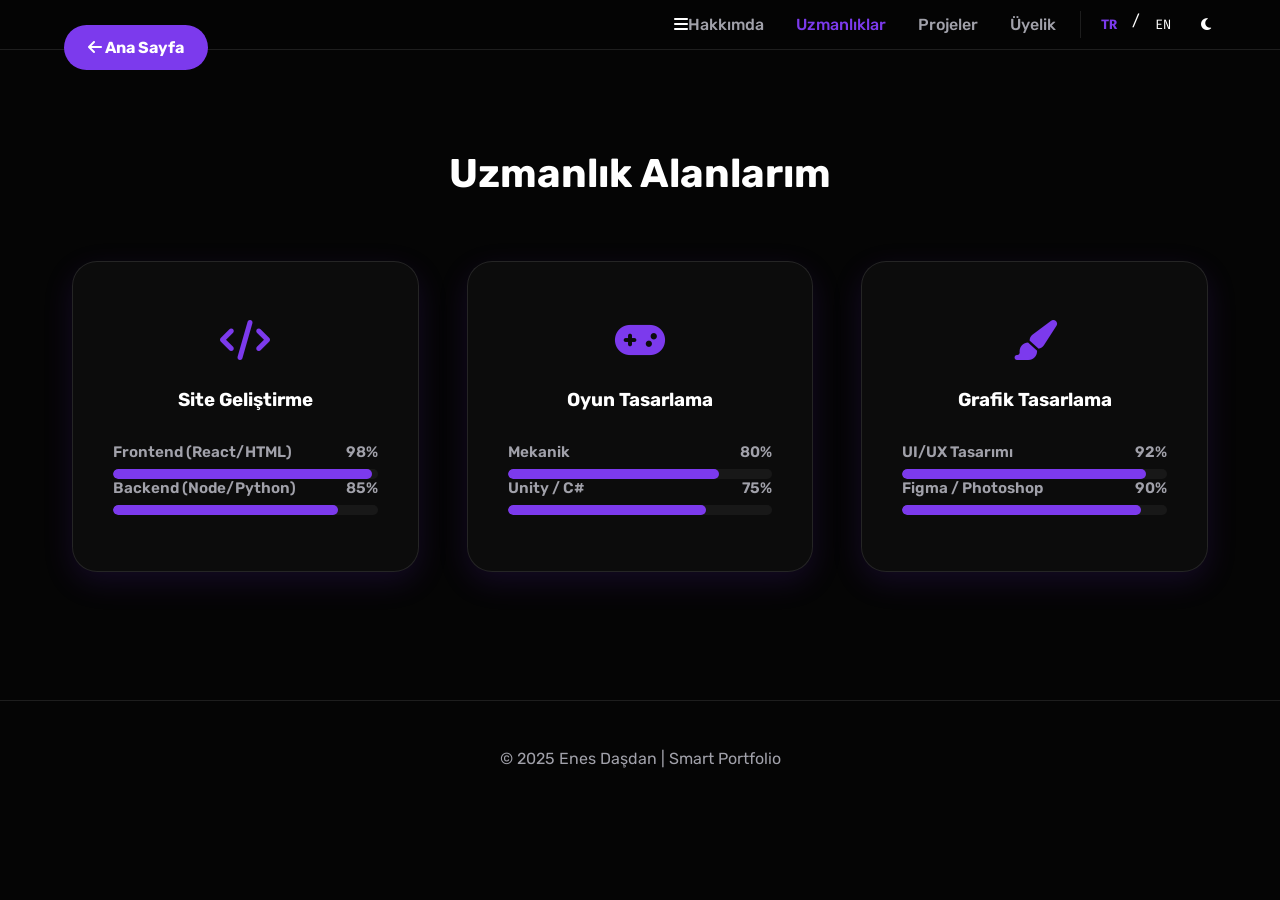
<file: 06-portfolyo-sitesi/about.html>
<!DOCTYPE html>
<html lang="tr">
<head>
    <script async src="https://www.googletagmanager.com/gtag/js?id=G-KJTK2KH660"></script>
    <script>window.dataLayer = window.dataLayer || []; function gtag(){dataLayer.push(arguments);} gtag('js', new Date()); gtag('config', 'G-KJTK2KH660');</script>
    <meta charset="UTF-8">
    <meta name="viewport" content="width=device-width, initial-scale=1.0">
    
    <!-- --- SEO AYARLARI (UZMANLIKLAR) --- -->
    <title>Uzmanlık Alanlarım | Enes Daşdan</title>
    <meta name="description" content="Enes Daşdan'ın teknik yetenekleri ve uzmanlık alanları: Web Geliştirme (React, Node.js), Oyun Tasarımı (Unity, C#) ve UI/UX Grafik Tasarım becerileri.">
    <meta name="keywords" content="Web Geliştirme, Oyun Tasarımı, UI Tasarım, React, Unity, C#, Grafik Tasarım, Enes Daşdan Yetenekler">
    <meta name="author" content="Enes Daşdan">
    <meta name="robots" content="index, follow">

    <!-- Sosyal Medya Paylaşım (Open Graph) -->
    <meta property="og:title" content="Uzmanlık Alanlarım | Enes Daşdan">
    <meta property="og:description" content="Kodlama, oyun geliştirme ve tasarım dünyasındaki yeteneklerim.">
    <meta property="og:image" content="IMG_3437.png.png">
    <meta property="og:url" content="https://enesdasdan.com/about.html">
    <meta property="og:type" content="article">
    <meta property="og:locale" content="tr_TR">

    <!-- Twitter Kartları -->
    <meta name="twitter:card" content="summary_large_image">
    <meta name="twitter:title" content="Uzmanlık Alanlarım | Enes Daşdan">
    <meta name="twitter:description" content="Web Geliştirme, Oyun Tasarımı ve UI/UX yeteneklerim.">
    <meta name="twitter:image" content="IMG_3437.png.png">
    <!-- --- SEO BİTİŞ --- -->

    <link href="https://fonts.googleapis.com/css2?family=Rubik:wght@300;400;500;600;700;800&family=Fira+Code:wght@300;400;500;600&family=Outfit:wght@300;400;500;600&display=swap" rel="stylesheet">
    <link rel="stylesheet" href="https://cdnjs.cloudflare.com/ajax/libs/font-awesome/6.4.0/css/all.min.css">
    
    <style>
        /* CSS AYNI (Kısaltıldı) */
        :root { --bg-color: #050505; --text-main: #ffffff; --text-muted: #a1a1aa; --primary: #7c3aed; --secondary: #d8b4fe; --glass-bg: rgba(255, 255, 255, 0.03); --glass-border: rgba(255, 255, 255, 0.1); --nav-bg: rgba(5, 5, 5, 0.85); --card-shadow: 0 10px 30px rgba(109, 40, 217, 0.15); }
        body.light-mode { --bg-color: #f5f3ff; --text-main: #1e1b4b; --text-muted: #4c1d95; --primary: #7c3aed; --secondary: #4c1d95; --glass-bg: rgba(124, 58, 237, 0.05); --glass-border: rgba(124, 58, 237, 0.1); --nav-bg: rgba(245, 243, 255, 0.85); }
        * { margin: 0; padding: 0; box-sizing: border-box; font-family: 'Rubik', sans-serif; transition: 0.3s; }
        body { background-color: var(--bg-color); color: var(--text-main); min-height: 100vh; }
        header { position: fixed; top: 0; width: 100%; padding: 0.7rem 5%; display: flex; justify-content: flex-end; align-items: center; z-index: 1000; backdrop-filter: blur(15px); background: var(--nav-bg); border-bottom: 1px solid var(--glass-border); }
        .nav-container { display: flex; align-items: center; gap: 1.5rem; }
        nav ul { display: flex; gap: 2rem; list-style: none; }
        nav a { color: var(--text-muted); text-decoration: none; font-weight: 500; }
        nav a:hover, nav a.active { color: var(--primary); }
        .nav-actions { display: flex; gap: 10px; border-left: 1px solid var(--glass-border); padding-left: 15px; }
        .theme-toggle-btn, .lang-btn { background: transparent; border: none; color: var(--text-main); cursor: pointer; display: flex; align-items: center; font-family: 'Fira Code', monospace; font-size: 0.85rem; padding: 5px; transition: 0.3s; }
        .lang-btn:hover, .lang-btn.active { color: var(--primary); font-weight: bold; }
        
        section { padding: 150px 0 5rem 0; }
        .container { max-width: 1200px; margin: 0 auto; padding: 0 2rem; }
        .section-title { font-size: 2.5rem; text-align: center; margin-bottom: 4rem; width: 100%; display: block; font-weight: 700; }
        .grid-3 { display: grid; grid-template-columns: repeat(auto-fit, minmax(280px, 1fr)); gap: 3rem; }
        .info-card { background: var(--glass-bg); border: 1px solid var(--glass-border); padding: 3.5rem 2.5rem; border-radius: 25px; text-align: center; transition: 0.4s; position: relative; overflow: hidden; box-shadow: var(--card-shadow); }
        .info-card:hover { transform: translateY(-10px); border-color: var(--primary); }
        .skill-wrapper { margin-top: 2rem; text-align: left; }
        .skill-info { display: flex; justify-content: space-between; font-size: 0.95rem; color: var(--text-muted); margin-bottom: 8px; font-weight: 600; }
        .skill-bar { width: 100%; height: 10px; background: rgba(255,255,255,0.05); border-radius: 5px; overflow: hidden; }
        .skill-fill { height: 100%; background: var(--primary); border-radius: 5px; width: var(--w); }
        .icon-wrap { font-size: 2.5rem; margin-bottom: 1.5rem; color: var(--primary); }
        
        footer { padding: 3rem 0; text-align: center; border-top: 1px solid var(--glass-border); margin-top: 3rem; color: var(--text-muted); }
        .back-to-home { position: fixed; top: 25px; left: 5%; z-index: 1100; padding: 0.8rem 1.5rem; background: var(--primary); color: #fff; border-radius: 30px; text-decoration: none; font-weight: 700; }
        
        @media screen and (max-width: 900px) {
            header { justify-content: space-between; }
            .nav-container { position: fixed; right: -100%; top:0; height:100vh; width:75%; background:var(--nav-bg); flex-direction:column; justify-content:center; }
            .nav-container.active { right: 0; }
            nav ul { flex-direction: column; }
            .menu-toggle { display: block; font-size: 1.5rem; cursor: pointer; }
        }
    </style>
</head>
<body class="loaded">
    <a href="index.html" class="back-to-home" data-lang="back_home"><i class="fas fa-arrow-left"></i> Ana Sayfa</a>

    <header>
        <div class="logo" style="display:none;">Enes D.</div> 
        <div class="menu-toggle" onclick="document.getElementById('nav-menu').classList.toggle('active')"><i class="fas fa-bars"></i></div>
        <nav class="nav-container" id="nav-menu">
            <ul>
                <li><a href="biography.html" data-lang="nav_bio">Hakkımda</a></li>
                <li><a href="about.html" class="active" data-lang="nav_about">Uzmanlıklar</a></li>
                <li><a href="projects.html" data-lang="nav_projects">Projeler</a></li>
                <li><a href="contact.html" data-lang="nav_contact">Üyelik</a></li>
            </ul>
            <div class="nav-actions">
                <button class="lang-btn active" id="btn-tr" onclick="setLanguage('tr')">TR</button> / 
                <button class="lang-btn" id="btn-en" onclick="setLanguage('en')">EN</button>
                <button id="theme-toggle" class="theme-toggle-btn" style="margin-left:10px;"><i class="fas fa-moon"></i></button>
            </div>
        </nav>
    </header>

    <section id="about">
        <div class="container">
            <h2 class="section-title" data-lang="title_about">Uzmanlık Alanlarım</h2>
            <div class="grid-3">
                <div class="info-card">
                    <div class="icon-wrap"><i class="fas fa-code"></i></div>
                    <h3 data-lang="skill_web">Site Geliştirme</h3>
                    <div class="skill-wrapper">
                        <div class="skill-item"><div class="skill-info"><span>Frontend (React/HTML)</span><span>98%</span></div><div class="skill-bar"><div class="skill-fill" style="--w:98%"></div></div></div>
                        <div class="skill-item"><div class="skill-info"><span>Backend (Node/Python)</span><span>85%</span></div><div class="skill-bar"><div class="skill-fill" style="--w:85%"></div></div></div>
                    </div>
                </div>
                <div class="info-card">
                    <div class="icon-wrap"><i class="fas fa-gamepad"></i></div>
                    <h3 data-lang="skill_game">Oyun Tasarlama</h3>
                    <div class="skill-wrapper">
                        <div class="skill-item"><div class="skill-info"><span data-lang="skill_mech">Mekanik</span><span>80%</span></div><div class="skill-bar"><div class="skill-fill" style="--w:80%"></div></div></div>
                        <div class="skill-item"><div class="skill-info"><span>Unity / C#</span><span>75%</span></div><div class="skill-bar"><div class="skill-fill" style="--w:75%"></div></div></div>
                    </div>
                </div>
                <div class="info-card">
                    <div class="icon-wrap"><i class="fas fa-paint-brush"></i></div>
                    <h3 data-lang="skill_design">Grafik Tasarlama</h3>
                    <div class="skill-wrapper">
                        <div class="skill-item"><div class="skill-info"><span data-lang="skill_uiux">UI/UX Tasarımı</span><span>92%</span></div><div class="skill-bar"><div class="skill-fill" style="--w:92%"></div></div></div>
                        <div class="skill-item"><div class="skill-info"><span>Figma / Photoshop</span><span>90%</span></div><div class="skill-bar"><div class="skill-fill" style="--w:90%"></div></div></div>
                    </div>
                </div>
            </div>
        </div>
    </section>

    <footer>
        <p>&copy; 2025 Enes Daşdan | Smart Portfolio</p>
    </footer>
    <script>
        // --- ÇEVİRİ SİSTEMİ ---
        const translations = {
            tr: {
                nav_bio: "Hakkımda", nav_about: "Uzmanlıklar", nav_projects: "Projeler", nav_contact: "Üyelik",
                title_about: "Uzmanlık Alanlarım",
                skill_web: "Site Geliştirme", skill_game: "Oyun Tasarlama", skill_design: "Grafik Tasarlama",
                skill_mech: "Mekanik", skill_uiux: "UI/UX Tasarımı",
                back_home: '<i class="fas fa-arrow-left"></i> Ana Sayfa'
            },
            en: {
                nav_bio: "About Me", nav_about: "Expertise", nav_projects: "Projects", nav_contact: "Membership",
                title_about: "My Expertise",
                skill_web: "Web Development", skill_game: "Game Design", skill_design: "Graphic Design",
                skill_mech: "Mechanics", skill_uiux: "UI/UX Design",
                back_home: '<i class="fas fa-arrow-left"></i> Home'
            }
        };

        let currentLang = localStorage.getItem('lang') || 'tr';

        function setLanguage(lang) {
            currentLang = lang;
            localStorage.setItem('lang', lang);
            document.getElementById('btn-tr').classList.toggle('active', lang === 'tr');
            document.getElementById('btn-en').classList.toggle('active', lang === 'en');
            document.querySelectorAll('[data-lang]').forEach(el => {
                const key = el.getAttribute('data-lang');
                if (translations[lang][key]) el.innerHTML = translations[lang][key];
            });
        }
        setLanguage(currentLang);

        const themeBtn = document.getElementById('theme-toggle');
        function updateThemeIcon() { const isLight = document.body.classList.contains('light-mode'); themeBtn.querySelector('i').className = isLight ? 'fas fa-sun' : 'fas fa-moon'; }
        if (localStorage.getItem('theme') === 'light') document.body.classList.add('light-mode');
        themeBtn.addEventListener('click', () => { document.body.classList.toggle('light-mode'); localStorage.setItem('theme', document.body.classList.contains('light-mode') ? 'light' : 'dark'); updateThemeIcon(); });
        updateThemeIcon();
    </script>
</body>
</html>
</file>
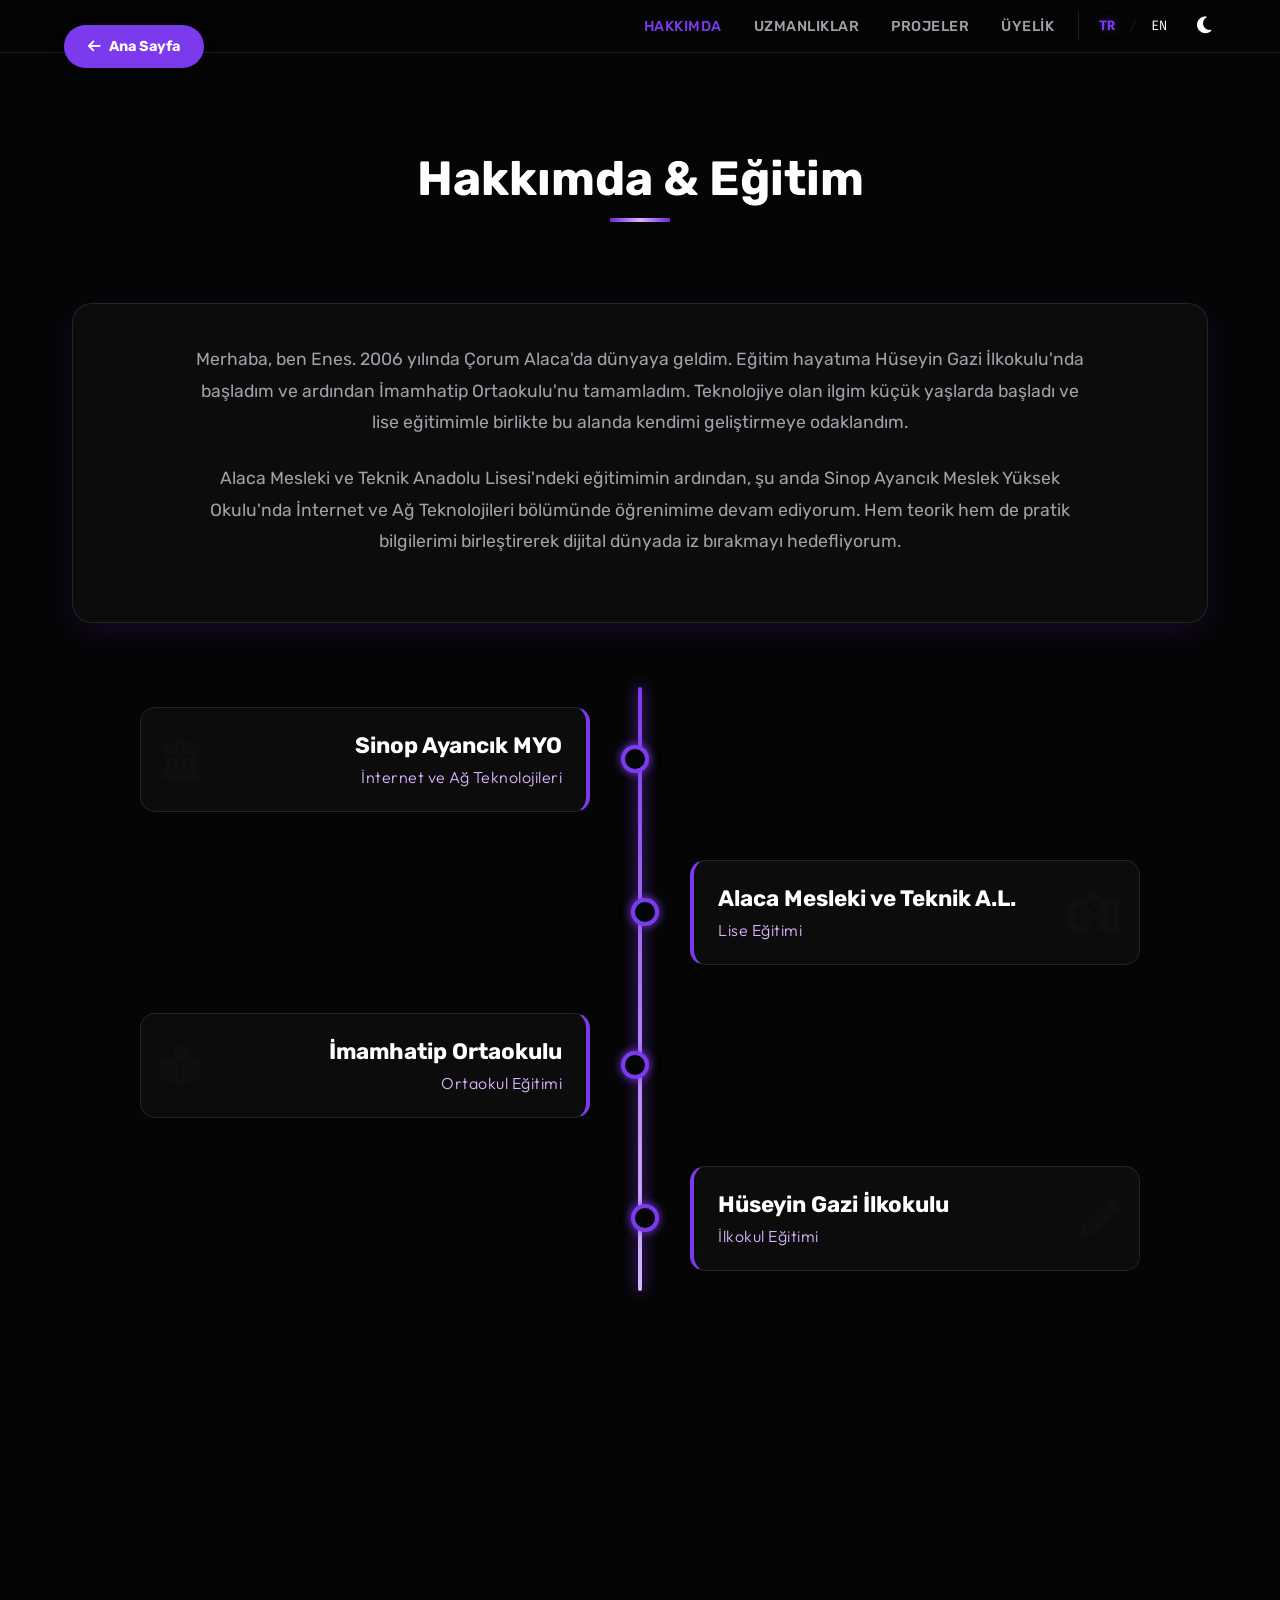
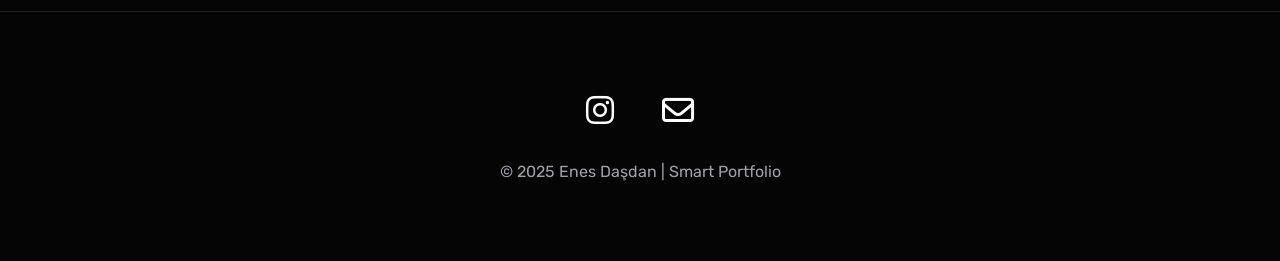
<file: 06-portfolyo-sitesi/biography.html>
<!DOCTYPE html>
<html lang="tr">
<head>
    <script async src="https://www.googletagmanager.com/gtag/js?id=G-KJTK2KH660"></script>
    <script>window.dataLayer = window.dataLayer || []; function gtag(){dataLayer.push(arguments);} gtag('js', new Date()); gtag('config', 'G-KJTK2KH660');</script>
    <meta charset="UTF-8">
    <meta name="viewport" content="width=device-width, initial-scale=1.0">
    
    <!-- --- SEO AYARLARI (HAKKIMDA) --- -->
    <title>Hakkımda & Eğitim | Enes Daşdan</title>
    <meta name="description" content="Enes Daşdan kimdir? Eğitim hayatı, Sinop Ayancık MYO ve Alaca Mesleki Teknik Lisesi geçmişi, kişisel biyografisi ve hedefleri hakkında detaylı bilgi.">
    <meta name="keywords" content="Enes Daşdan Hakkında, Enes Daşdan Biyografi, Sinop Ayancık MYO, Alaca Mesleki Lisesi, Web Geliştirici Geçmişi, Eğitim Hayatı">
    <meta name="author" content="Enes Daşdan">
    <meta name="robots" content="index, follow">

    <!-- Sosyal Medya Paylaşım (Open Graph) -->
    <meta property="og:title" content="Hakkımda & Eğitim | Enes Daşdan">
    <meta property="og:description" content="Teknoloji yolculuğum, eğitim hayatım ve hedeflerim hakkında detaylar.">
    <meta property="og:image" content="IMG_3437.png.png">
    <meta property="og:url" content="https://enesdasdan.com/biography.html">
    <meta property="og:type" content="article">
    <meta property="og:locale" content="tr_TR">

    <!-- Twitter Kartları -->
    <meta name="twitter:card" content="summary_large_image">
    <meta name="twitter:title" content="Hakkımda & Eğitim | Enes Daşdan">
    <meta name="twitter:description" content="Eğitim hayatım ve teknoloji yolculuğum.">
    <meta name="twitter:image" content="IMG_3437.png.png">
    <!-- --- SEO BİTİŞ --- -->

    <link href="https://fonts.googleapis.com/css2?family=Rubik:wght@300;400;500;600;700;800&family=Fira+Code:wght@300;400;500;600&family=Outfit:wght@300;400;500;600&display=swap" rel="stylesheet">
    <link rel="stylesheet" href="https://cdnjs.cloudflare.com/ajax/libs/font-awesome/6.4.0/css/all.min.css">
    
    <style>
        :root { --bg-color: #050505; --text-main: #ffffff; --text-muted: #a1a1aa; --primary: #7c3aed; --secondary: #d8b4fe; --accent-gradient: linear-gradient(180deg, #7c3aed, #d8b4fe); --glass-bg: rgba(255, 255, 255, 0.03); --glass-border: rgba(255, 255, 255, 0.1); --nav-bg: rgba(5, 5, 5, 0.85); --card-shadow: 0 10px 30px rgba(109, 40, 217, 0.15); --success: #8b5cf6; --danger: #ef4444; --admin-color: #d8b4fe; }
        body.light-mode { --bg-color: #f5f3ff; --text-main: #1e1b4b; --text-muted: #4c1d95; --primary: #7c3aed; --secondary: #4c1d95; --accent-gradient: linear-gradient(180deg, #7c3aed, #4c1d95); --glass-bg: rgba(124, 58, 237, 0.05); --glass-border: rgba(124, 58, 237, 0.1); --nav-bg: rgba(245, 243, 255, 0.85); --card-shadow: 0 10px 30px rgba(0,0,0,0.05); --admin-color: #4c1d95; }
        * { margin: 0; padding: 0; box-sizing: border-box; font-family: 'Rubik', sans-serif; scroll-behavior: smooth; transition: background-color 0.3s ease, color 0.3s ease, border-color 0.3s ease; }
        body { background-color: var(--bg-color); color: var(--text-main); overflow-x: hidden; min-height: 100vh; position: relative; font-size: 16px; }
        header { position: fixed; top: 0; width: 100%; padding: 0.7rem 5%; display: flex; justify-content: flex-end; align-items: center; z-index: 1000; backdrop-filter: blur(15px); background: var(--nav-bg); border-bottom: 1px solid var(--glass-border); }
        .logo { display: none !important; }
        .nav-container { display: flex; align-items: center; gap: 1.5rem; }
        nav ul { display: flex; gap: 2rem; list-style: none; margin: 0; padding: 0; }
        nav a { font-weight: 500; font-size: 0.9rem; color: var(--text-muted); text-decoration: none; text-transform: uppercase; letter-spacing: 0.5px; }
        nav a:hover, nav a.active { color: var(--primary); }
        .nav-actions { display: flex; align-items: center; gap: 10px; border-left: 1px solid var(--glass-border); padding-left: 15px; }
        .theme-toggle-btn, .lang-btn { background: transparent; border: none; color: var(--text-main); cursor: pointer; display: flex; align-items: center; font-family: 'Fira Code', monospace; font-size: 0.85rem; padding: 5px; transition: 0.3s; }
        .theme-toggle-btn { font-size: 1.2rem; }
        .lang-btn:hover, .lang-btn.active { color: var(--primary); font-weight: bold; text-shadow: 0 0 10px rgba(124, 58, 237, 0.5); }
        .lang-separator { color: var(--glass-border); font-size: 0.8rem; }
        .menu-toggle { display: none; font-size: 1.5rem; color: var(--text-main); cursor: pointer; z-index: 1002; }
        .container { max-width: 1200px; margin: 0 auto; padding: 0 2rem; }
        
        /* BU SAYFA İÇİN ÖZEL PADDING */
        section { padding: 12rem 0; padding-top: 150px; }
        
        .section-title { font-size: clamp(2rem, 5vw, 3rem); font-weight: 700; text-align: center; margin-bottom: 6rem; position: relative; width: 100%; display: inline-block; }
        .section-title::after { content: ''; position: absolute; width: 60px; height: 4px; background: linear-gradient(90deg, #6d28d9, #d8b4fe, #6d28d9); bottom: -15px; left: 50%; transform: translateX(-50%); }
        .bio-container { background: var(--glass-bg); border: 1px solid var(--glass-border); border-radius: 20px; padding: 2.5rem; margin-bottom: 4rem; box-shadow: var(--card-shadow); backdrop-filter: blur(10px); text-align: center; }
        .bio-text p { font-size: 1.1rem; line-height: 1.8; color: var(--text-muted); margin-bottom: 1.5rem; max-width: 900px; margin-left: auto; margin-right: auto; }
        .education-flow { position: relative; max-width: 1000px; margin: 0 auto; display: flex; flex-direction: column; padding: 20px 0; }
        .flow-line { position: absolute; left: 50%; transform: translateX(-50%); top: 0; bottom: 0; width: 4px; background: var(--accent-gradient); box-shadow: 0 0 15px var(--primary); z-index: 0; border-radius: 2px; }
        .flow-card { width: 45%; position: relative; margin-bottom: 3rem; padding: 1.5rem; background: rgba(255, 255, 255, 0.03); border: 1px solid var(--glass-border); border-radius: 15px; backdrop-filter: blur(5px); transition: all 0.3s ease; z-index: 1; }
        .flow-card:last-child { margin-bottom: 0; }
        .flow-card:hover { transform: translateY(-5px); border-color: var(--primary); box-shadow: 0 10px 25px rgba(124, 58, 237, 0.2); }
        .flow-card:nth-child(even) { align-self: flex-start; text-align: right; border-right: 4px solid var(--primary); }
        .flow-card:nth-child(odd) { align-self: flex-end; text-align: left; border-left: 4px solid var(--primary); }
        .flow-card::before { content: ''; position: absolute; top: 50%; transform: translateY(-50%); width: 20px; height: 20px; background: var(--bg-color); border: 4px solid var(--primary); border-radius: 50%; z-index: 2; box-shadow: 0 0 10px var(--primary); }
        .flow-card:nth-child(even)::before { right: calc(-11.1% - 14px); }
        .flow-card:nth-child(odd)::before { left: calc(-11.1% - 14px); }
        .flow-title { font-size: 1.4rem; color: var(--text-main); font-weight: 700; margin-bottom: 0.5rem; }
        .flow-desc { font-family: 'Outfit', sans-serif; font-size: 1rem; color: var(--secondary); font-weight: 300; letter-spacing: 0.5px; }
        .flow-icon { position: absolute; top: 50%; transform: translateY(-50%); font-size: 2.5rem; color: var(--glass-border); opacity: 0.15; }
        .flow-card:nth-child(even) .flow-icon { left: 20px; }
        .flow-card:nth-child(odd) .flow-icon { right: 20px; }
        
        .reveal { opacity: 1 !important; transform: translateY(0) !important; visibility: visible !important; }
        footer { padding: 5rem 0; text-align: center; border-top: 1px solid var(--glass-border); margin-top: 8rem; color: var(--text-muted); }
        .socials { display: flex; justify-content: center; gap: 3rem; margin-bottom: 2rem; }
        .socials a { font-size: 2rem; color: var(--text-main); transition: 0.3s; }
        .socials a:hover { color: var(--primary); transform: scale(1.2); }
        .back-to-home { position: fixed; top: 25px; left: 5%; z-index: 1100; padding: 0.8rem 1.5rem; background: var(--primary); color: #fff; border-radius: 30px; text-decoration: none; font-weight: 700; font-size: 0.9rem; box-shadow: 0 4px 15px rgba(0,0,0,0.3); transition: all 0.3s ease; display: flex; align-items: center; gap: 8px; }
        .back-to-home:hover { transform: translateY(-2px); box-shadow: 0 6px 20px rgba(124, 58, 237, 0.4); background: var(--secondary); }

        @media screen and (max-width: 900px) {
             header { justify-content: space-between; padding: 1rem 5%; }
             .menu-toggle { display: block; }
             .nav-container { position: fixed; top: 0; right: -100%; height: 100vh; width: 75%; background: var(--nav-bg); flex-direction: column; justify-content: center; border-left: 1px solid var(--glass-border); transition: 0.4s ease-in-out; backdrop-filter: blur(20px); box-shadow: -10px 0 30px rgba(0,0,0,0.5); z-index: 1001; }
             .nav-container.active { right: 0; }
             nav ul { flex-direction: column; align-items: center; gap: 2rem; }
             nav a { font-size: 1.2rem; }
             .nav-actions { border-left: none; padding-left: 0; margin-top: 2rem; border-top: 1px solid var(--glass-border); padding-top: 2rem; width: 80%; justify-content: center; }
             .flow-line { left: 20px; transform: none; }
             .flow-card { width: calc(100% - 50px); align-self: flex-end; margin-bottom: 2rem; }
             .flow-card:nth-child(even), .flow-card:nth-child(odd) { text-align: left; border-right: none; border-left: 4px solid var(--primary); }
             .flow-card::before { left: -42px !important; right: auto !important; }
             .flow-card:nth-child(even) .flow-icon { left: auto; right: 20px; }
        }
    </style>
</head>
<body class="loaded">
    <a href="index.html" class="back-to-home" data-lang="back_home"><i class="fas fa-arrow-left"></i> Ana Sayfa</a>

    <header>
        <div class="logo">Enes D.</div> 
        <div class="menu-toggle" onclick="toggleMenu()"><i class="fas fa-bars"></i></div>
        <nav class="nav-container" id="nav-menu">
            <ul>
                <li><a href="biography.html" class="active" data-lang="nav_bio">Hakkımda</a></li>
                <li><a href="about.html" data-lang="nav_about">Uzmanlıklar</a></li>
                <li><a href="projects.html" data-lang="nav_projects">Projeler</a></li>
                <li><a href="contact.html" data-lang="nav_contact">Üyelik</a></li>
            </ul>
            <div class="nav-actions">
                <button class="lang-btn active" id="btn-tr" onclick="setLanguage('tr')">TR</button>
                <span class="lang-separator">/</span>
                <button class="lang-btn" id="btn-en" onclick="setLanguage('en')">EN</button>
                <button id="theme-toggle" class="theme-toggle-btn" style="margin-left: 10px;"><i class="fas fa-moon"></i></button>
            </div>
        </nav>
    </header>

    <section id="biography">
        <div class="container">
            <div class="section-header reveal">
                <h2 class="section-title" data-lang="title_bio">Hakkımda & Eğitim</h2>
            </div>
            
            <div class="bio-container reveal">
                <div class="bio-text">
                    <p data-lang="bio_text_1">Merhaba, ben Enes. 2006 yılında Çorum Alaca'da dünyaya geldim. Eğitim hayatıma Hüseyin Gazi İlkokulu'nda başladım ve ardından İmamhatip Ortaokulu'nu tamamladım. Teknolojiye olan ilgim küçük yaşlarda başladı ve lise eğitimimle birlikte bu alanda kendimi geliştirmeye odaklandım.</p>
                    <p data-lang="bio_text_2">Alaca Mesleki ve Teknik Anadolu Lisesi'ndeki eğitimimin ardından, şu anda Sinop Ayancık Meslek Yüksek Okulu'nda İnternet ve Ağ Teknolojileri bölümünde öğrenimime devam ediyorum. Hem teorik hem de pratik bilgilerimi birleştirerek dijital dünyada iz bırakmayı hedefliyorum.</p>
                </div>
            </div>

            <div class="education-flow reveal">
                <div class="flow-line"></div>
                <div class="flow-card">
                    <i class="fas fa-university flow-icon"></i>
                    <h3 class="flow-title" data-lang="edu_1_title">Sinop Ayancık MYO</h3>
                    <p class="flow-desc" data-lang="edu_1_desc">İnternet ve Ağ Teknolojileri</p>
                </div>
                <div class="flow-card">
                    <i class="fas fa-school flow-icon"></i>
                    <h3 class="flow-title" data-lang="edu_2_title">Alaca Mesleki ve Teknik A.L.</h3>
                    <p class="flow-desc" data-lang="edu_2_desc">Lise Eğitimi</p>
                </div>
                <div class="flow-card">
                    <i class="fas fa-book-reader flow-icon"></i>
                    <h3 class="flow-title" data-lang="edu_3_title">İmamhatip Ortaokulu</h3>
                    <p class="flow-desc" data-lang="edu_3_desc">Ortaokul Eğitimi</p>
                </div>
                <div class="flow-card">
                    <i class="fas fa-pencil-alt flow-icon"></i>
                    <h3 class="flow-title" data-lang="edu_4_title">Hüseyin Gazi İlkokulu</h3>
                    <p class="flow-desc" data-lang="edu_4_desc">İlkokul Eğitimi</p>
                </div>
            </div>
        </div>
    </section>

    <footer>
        <div class="socials">
            <a href="https://www.instagram.com/enes.dsdn" target="_blank"><i class="fab fa-instagram"></i></a>
            <a href="mailto:enesdasdan43@gmail.com"><i class="far fa-envelope"></i></a>
        </div>
        <p>&copy; 2025 Enes Daşdan | Smart Portfolio</p>
    </footer>

    <script>
        function toggleMenu() { document.getElementById('nav-menu').classList.toggle('active'); }
        
        // --- ÇEVİRİ SİSTEMİ (Index'ten Kopyalandı) ---
        const translations = {
            tr: {
                nav_bio: "Hakkımda", nav_about: "Uzmanlıklar", nav_projects: "Projeler", nav_contact: "Üyelik",
                title_bio: "Hakkımda & Eğitim",
                bio_text_1: "Merhaba, ben Enes. 2006 yılında Çorum Alaca'da dünyaya geldim. Eğitim hayatıma Hüseyin Gazi İlkokulu'nda başladım ve ardından İmamhatip Ortaokulu'nu tamamladım. Teknolojiye olan ilgim küçük yaşlarda başladı ve lise eğitimimle birlikte bu alanda kendimi geliştirmeye odaklandım.",
                bio_text_2: "Alaca Mesleki ve Teknik Anadolu Lisesi'ndeki eğitimimin ardından, şu anda Sinop Ayancık Meslek Yüksek Okulu'nda İnternet ve Ağ Teknolojileri bölümünde öğrenimime devam ediyorum. Hem teorik hem de pratik bilgilerimi birleştirerek dijital dünyada iz bırakmayı hedefliyorum.",
                edu_1_title: "Sinop Ayancık MYO", edu_1_desc: "İnternet ve Ağ Teknolojileri",
                edu_2_title: "Alaca Mesleki ve Teknik A.L.", edu_2_desc: "Lise Eğitimi",
                edu_3_title: "İmamhatip Ortaokulu", edu_3_desc: "Ortaokul Eğitimi",
                edu_4_title: "Hüseyin Gazi İlkokulu", edu_4_desc: "İlkokul Eğitimi",
                back_home: '<i class="fas fa-arrow-left"></i> Ana Sayfa'
            },
            en: {
                nav_bio: "About Me", nav_about: "Expertise", nav_projects: "Projects", nav_contact: "Membership",
                title_bio: "About Me & Education",
                bio_text_1: "Hello, I'm Enes. I was born in 2006 in Çorum Alaca. I started my education at Hüseyin Gazi Primary School and then completed İmamhatip Middle School. My interest in technology started at a young age and I focused on improving myself in this field during my high school education.",
                bio_text_2: "After my education at Alaca Vocational and Technical Anatolian High School, I am currently continuing my education in the Internet and Network Technologies department at Sinop Ayancık Vocational School. I aim to leave a mark in the digital world by combining my theoretical and practical knowledge.",
                edu_1_title: "Sinop Ayancık Voc. School", edu_1_desc: "Internet and Network Technologies",
                edu_2_title: "Alaca Vocational Tech. HS", edu_2_desc: "High School Education",
                edu_3_title: "Imam Hatip Middle School", edu_3_desc: "Middle School Education",
                edu_4_title: "Hüseyin Gazi Primary School", edu_4_desc: "Primary School Education",
                back_home: '<i class="fas fa-arrow-left"></i> Home'
            }
        };

        let currentLang = localStorage.getItem('lang') || 'tr';

        function setLanguage(lang) {
            currentLang = lang;
            localStorage.setItem('lang', lang);
            document.getElementById('btn-tr').classList.toggle('active', lang === 'tr');
            document.getElementById('btn-en').classList.toggle('active', lang === 'en');
            document.querySelectorAll('[data-lang]').forEach(el => {
                const key = el.getAttribute('data-lang');
                if (translations[lang][key]) el.innerHTML = translations[lang][key];
            });
        }

        // Sayfa açılışında dili ayarla
        setLanguage(currentLang);

        const themeBtn = document.getElementById('theme-toggle');
        function updateThemeIcon() { const isLight = document.body.classList.contains('light-mode'); themeBtn.querySelector('i').className = isLight ? 'fas fa-sun' : 'fas fa-moon'; }
        if (localStorage.getItem('theme') === 'light') document.body.classList.add('light-mode');
        themeBtn.addEventListener('click', () => { document.body.classList.toggle('light-mode'); localStorage.setItem('theme', document.body.classList.contains('light-mode') ? 'light' : 'dark'); updateThemeIcon(); });
        updateThemeIcon();
    </script>
</body>
</html>
</file>
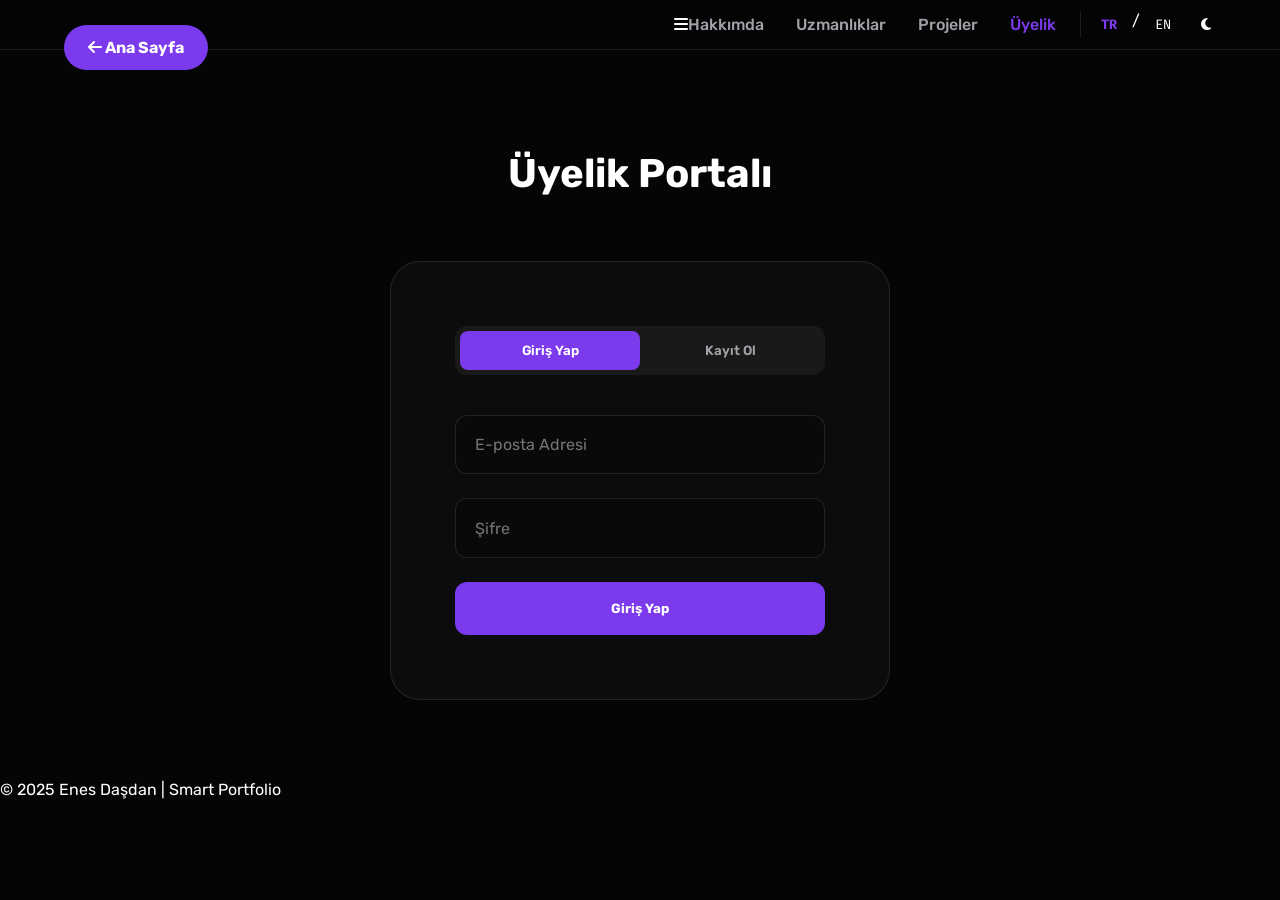
<file: 06-portfolyo-sitesi/contact.html>
<!DOCTYPE html>
<html lang="tr">
<head>
    <script async src="https://www.googletagmanager.com/gtag/js?id=G-KJTK2KH660"></script>
    <script>window.dataLayer = window.dataLayer || []; function gtag(){dataLayer.push(arguments);} gtag('js', new Date()); gtag('config', 'G-KJTK2KH660');</script>
    <meta charset="UTF-8">
    <meta name="viewport" content="width=device-width, initial-scale=1.0">
    
    <!-- --- SEO BAŞLANGIÇ (ÜYELİK) --- -->
    <title>Üyelik & İletişim | Enes Daşdan</title>
    <meta name="description" content="Enes Daşdan ile iletişime geçmek, projelere katkıda bulunmak veya özel içeriklere erişmek için üyelik portalını kullanın.">
    <meta name="keywords" content="Enes Daşdan İletişim, Üyelik Portalı, Giriş Yap, Kayıt Ol, Web Geliştirici İletişim, Çorum Yazılımcı">
    <meta name="author" content="Enes Daşdan">
    <meta name="robots" content="index, follow">

    <!-- Sosyal Medya Paylaşım (Open Graph) -->
    <meta property="og:title" content="Üyelik & İletişim | Enes Daşdan">
    <meta property="og:description" content="Üyelik işlemleri ve iletişim için doğru adres.">
    <meta property="og:image" content="IMG_3437.png.png">
    <meta property="og:url" content="https://enesdasdan.com/contact.html">
    <meta property="og:type" content="website">
    <meta property="og:locale" content="tr_TR">

    <!-- Twitter Kartları -->
    <meta name="twitter:card" content="summary_large_image">
    <meta name="twitter:title" content="Üyelik & İletişim | Enes Daşdan">
    <meta name="twitter:description" content="Üyelik işlemleri ve iletişim için doğru adres.">
    <meta name="twitter:image" content="IMG_3437.png.png">
    <!-- --- SEO BİTİŞ --- -->

    <link href="https://fonts.googleapis.com/css2?family=Rubik:wght@300;400;500;600;700;800&family=Fira+Code:wght@300;400;500;600&family=Outfit:wght@300;400;500;600&display=swap" rel="stylesheet">
    <link rel="stylesheet" href="https://cdnjs.cloudflare.com/ajax/libs/font-awesome/6.4.0/css/all.min.css">
    
    <style>
        :root { --bg-color: #050505; --text-main: #ffffff; --text-muted: #a1a1aa; --primary: #7c3aed; --secondary: #d8b4fe; --glass-bg: rgba(255, 255, 255, 0.03); --glass-border: rgba(255, 255, 255, 0.1); --nav-bg: rgba(5, 5, 5, 0.85); --card-shadow: 0 10px 30px rgba(109, 40, 217, 0.15); --success: #8b5cf6; --danger: #ef4444; }
        body.light-mode { --bg-color: #f5f3ff; --text-main: #1e1b4b; --text-muted: #4c1d95; --primary: #7c3aed; --secondary: #4c1d95; --glass-bg: rgba(124, 58, 237, 0.05); --glass-border: rgba(124, 58, 237, 0.1); --nav-bg: rgba(245, 243, 255, 0.85); }
        * { margin: 0; padding: 0; box-sizing: border-box; font-family: 'Rubik', sans-serif; transition: 0.3s; }
        body { background-color: var(--bg-color); color: var(--text-main); min-height: 100vh; }
        header { position: fixed; top: 0; width: 100%; padding: 0.7rem 5%; display: flex; justify-content: flex-end; align-items: center; z-index: 1000; backdrop-filter: blur(15px); background: var(--nav-bg); border-bottom: 1px solid var(--glass-border); }
        .nav-container { display: flex; align-items: center; gap: 1.5rem; }
        nav ul { display: flex; gap: 2rem; list-style: none; }
        nav a { color: var(--text-muted); text-decoration: none; font-weight: 500; }
        nav a:hover, nav a.active { color: var(--primary); }
        .nav-actions { display: flex; gap: 10px; border-left: 1px solid var(--glass-border); padding-left: 15px; }
        .theme-toggle-btn, .lang-btn { background: transparent; border: none; color: var(--text-main); cursor: pointer; display: flex; align-items: center; font-family: 'Fira Code', monospace; font-size: 0.85rem; padding: 5px; transition: 0.3s; }
        .lang-btn:hover, .lang-btn.active { color: var(--primary); font-weight: bold; }
        
        section { padding: 150px 0 5rem 0; }
        .container { max-width: 1200px; margin: 0 auto; padding: 0 2rem; }
        .section-title { font-size: 2.5rem; text-align: center; margin-bottom: 4rem; width: 100%; display: block; font-weight: 700; }

        .auth-card { background: var(--glass-bg); border: 1px solid var(--glass-border); padding: 4rem; border-radius: 30px; backdrop-filter: blur(15px); max-width: 500px; margin: 0 auto; width: 100%; }
        .auth-toggle { display: flex; background: rgba(255,255,255,0.05); border-radius: 12px; padding: 5px; margin-bottom: 2.5rem; }
        .auth-btn { flex: 1; padding: 12px; border: none; background: transparent; color: var(--text-muted); cursor: pointer; border-radius: 8px; transition: 0.3s; font-weight: 600; }
        .auth-btn.active { background: var(--primary); color: #fff; }
        input { width: 100%; background: rgba(0,0,0,0.2); border: 1px solid var(--glass-border); padding: 1.2rem; border-radius: 12px; color: var(--text-main); font-size: 1rem; outline: none; margin-bottom: 1.5rem; }
        .admin-table { width: 100%; border-collapse: collapse; margin-top: 1rem; font-size: 0.9rem; }
        .admin-table th, .admin-table td { padding: 1rem; text-align: left; border-bottom: 1px solid var(--glass-border); }
        .status-msg { text-align: center; margin-bottom: 1rem; font-size: 0.95rem; border-radius: 10px; padding: 15px; position: fixed; top: 100px; left: 50%; transform: translateX(-50%); z-index: 2000; display: none; width: 80%; max-width: 400px; color: #fff; }
        .status-msg.error { background: var(--danger); } .status-msg.success { background: var(--success); }
        
        .back-to-home { position: fixed; top: 25px; left: 5%; z-index: 1100; padding: 0.8rem 1.5rem; background: var(--primary); color: #fff; border-radius: 30px; text-decoration: none; font-weight: 700; }

        @media screen and (max-width: 900px) {
            header { justify-content: space-between; }
            .nav-container { position: fixed; right: -100%; top:0; height:100vh; width:75%; background:var(--nav-bg); flex-direction:column; justify-content:center; }
            .nav-container.active { right: 0; }
            nav ul { flex-direction: column; }
            .menu-toggle { display: block; font-size: 1.5rem; cursor: pointer; }
        }
    </style>
</head>
<body class="loaded">
    <a href="index.html" class="back-to-home" data-lang="back_home"><i class="fas fa-arrow-left"></i> Ana Sayfa</a>

    <header>
        <div class="logo" style="display:none;">Enes D.</div> 
        <div class="menu-toggle" onclick="document.getElementById('nav-menu').classList.toggle('active')"><i class="fas fa-bars"></i></div>
        <nav class="nav-container" id="nav-menu">
            <ul>
                <li><a href="biography.html" data-lang="nav_bio">Hakkımda</a></li>
                <li><a href="about.html" data-lang="nav_about">Uzmanlıklar</a></li>
                <li><a href="projects.html" data-lang="nav_projects">Projeler</a></li>
                <li><a href="contact.html" class="active" data-lang="nav_contact">Üyelik</a></li>
            </ul>
            <div class="nav-actions">
                <button class="lang-btn active" id="btn-tr" onclick="setLanguage('tr')">TR</button> / 
                <button class="lang-btn" id="btn-en" onclick="setLanguage('en')">EN</button>
                <button id="theme-toggle" class="theme-toggle-btn" style="margin-left:10px;"><i class="fas fa-moon"></i></button>
            </div>
        </nav>
    </header>

    <section id="contact">
        <div class="container">
            <h2 class="section-title" data-lang="title_auth">Üyelik Portalı</h2>
            <div class="auth-wrapper">
                <div id="status-msg" class="status-msg"></div>
                <div id="auth-ui" class="auth-card">
                    <div class="auth-toggle">
                        <button class="auth-btn active" onclick="toggleAuth('login')" data-lang="btn_login_toggle">Giriş Yap</button>
                        <button class="auth-btn" onclick="toggleAuth('register')" data-lang="btn_register_toggle">Kayıt Ol</button>
                    </div>
                    <form id="login-form">
                        <input type="email" id="login-email" placeholder="E-posta Adresi" data-lang-placeholder="ph_email" required>
                        <input type="password" id="login-password" placeholder="Şifre" data-lang-placeholder="ph_pass" required>
                        <button type="submit" style="width:100%; padding:1.2rem; border-radius:12px; background:var(--primary); border:none; color:white; font-weight:700; cursor:pointer;" data-lang="btn_login_submit">Giriş Yap</button>
                    </form>
                    <form id="register-form" style="display:none;">
                        <input type="text" id="reg-name" placeholder="Adınız Soyadınız" data-lang-placeholder="ph_name" required>
                        <input type="email" id="reg-email" placeholder="E-posta Adresi" data-lang-placeholder="ph_email" required>
                        <input type="password" id="reg-password" placeholder="Şifre (Min 6 Karakter)" data-lang-placeholder="ph_pass_min" required>
                        <button type="submit" style="width:100%; padding:1.2rem; border-radius:12px; background:var(--primary); border:none; color:white; font-weight:700; cursor:pointer;" data-lang="btn_register_submit">Kayıt Ol</button>
                    </form>
                </div>
                <div id="user-dashboard" class="auth-card" style="display:none;">
                    <div style="text-align:center;">
                        <h3 id="user-name" style="font-size: 2rem;"></h3>
                        <p id="user-email" style="font-size:1.1rem; color:var(--text-muted); margin-bottom:2rem;"></p>
                        <div id="admin-panel" style="display:none; text-align:left; border-top:1px solid var(--glass-border); padding-top:1.5rem;">
                            <h4 style="color:var(--primary); margin-bottom:1rem;" data-lang="admin_list_title">Üye Listesi (Yönetici)</h4>
                            <div style="overflow-x:auto;"><table class="admin-table"><tbody id="member-list-body"></tbody></table></div>
                        </div>
                        <button onclick="logout()" style="width:100%; padding:1rem; border-radius:10px; background:none; border:2px solid var(--danger); color:var(--danger); font-weight:700; cursor:pointer; margin-top:2.5rem;" data-lang="btn_logout">Çıkış Yap</button>
                    </div>
                </div>
            </div>
        </div>
    </section>

    <footer>
        <p>&copy; 2025 Enes Daşdan | Smart Portfolio</p>
    </footer>

    <script>
        const ADMIN_EMAIL = 'enesdasdan43@gmail.com'; const ADMIN_PASS = '391739';
        
        // --- ÇEVİRİ SİSTEMİ ---
        const translations = {
            tr: {
                nav_bio: "Hakkımda", nav_about: "Uzmanlıklar", nav_projects: "Projeler", nav_contact: "Üyelik",
                title_auth: "Üyelik Portalı",
                btn_login_toggle: "Giriş Yap", btn_register_toggle: "Kayıt Ol",
                ph_email: "E-posta Adresi", ph_pass: "Şifre", ph_name: "Adınız Soyadınız", ph_pass_min: "Şifre (Min 6 Karakter)",
                btn_login_submit: "Giriş Yap", btn_register_submit: "Kayıt Ol",
                admin_list_title: "Üye Listesi (Yönetici)", btn_logout: "Çıkış Yap",
                back_home: '<i class="fas fa-arrow-left"></i> Ana Sayfa'
            },
            en: {
                nav_bio: "About Me", nav_about: "Expertise", nav_projects: "Projects", nav_contact: "Membership",
                title_auth: "Membership Portal",
                btn_login_toggle: "Login", btn_register_toggle: "Register",
                ph_email: "Email Address", ph_pass: "Password", ph_name: "Full Name", ph_pass_min: "Password (Min 6 Chars)",
                btn_login_submit: "Login", btn_register_submit: "Sign Up",
                admin_list_title: "Member List (Admin)", btn_logout: "Log Out",
                back_home: '<i class="fas fa-arrow-left"></i> Home'
            }
        };

        let currentLang = localStorage.getItem('lang') || 'tr';

        function setLanguage(lang) {
            currentLang = lang;
            localStorage.setItem('lang', lang);
            document.getElementById('btn-tr').classList.toggle('active', lang === 'tr');
            document.getElementById('btn-en').classList.toggle('active', lang === 'en');
            
            // Text İçerikleri
            document.querySelectorAll('[data-lang]').forEach(el => {
                const key = el.getAttribute('data-lang');
                if (translations[lang][key]) el.innerHTML = translations[lang][key];
            });

            // Placeholderlar
            document.querySelectorAll('[data-lang-placeholder]').forEach(el => {
                const key = el.getAttribute('data-lang-placeholder');
                if (translations[lang][key]) el.placeholder = translations[lang][key];
            });
            
            // Giriş yapmışsa panel butonunu güncellemek gerekebilir ama contact.html zaten panel
            checkSession(); 
        }

        // AUTH KODLARI
        function checkSession() {
            const name = localStorage.getItem('sessionUserName');
            const email = localStorage.getItem('sessionUserEmail');
            if (name && email) {
                document.getElementById('auth-ui').style.display = 'none';
                document.getElementById('user-dashboard').style.display = 'block';
                document.getElementById('user-email').innerText = email;
                if (email === ADMIN_EMAIL) {
                    document.getElementById('user-name').innerText = currentLang === 'en' ? "Boss" : "Patron";
                    document.getElementById('admin-panel').style.display = 'block';
                    loadMembers(); 
                } else { document.getElementById('user-name').innerText = `${name}`; }
            }
        }
        document.getElementById('login-form').addEventListener('submit', e => {
            e.preventDefault();
            const email = document.getElementById('login-email').value, pass = document.getElementById('login-password').value;
            const db = JSON.parse(localStorage.getItem('enes_portfolio_users') || '[]');
            const user = db.find(u => u.email === email && u.password === pass);
            if (email === ADMIN_EMAIL && pass === ADMIN_PASS) {
                localStorage.setItem('sessionUserName', "Enes"); localStorage.setItem('sessionUserEmail', email);
                checkSession();
            } else if (user) {
                localStorage.setItem('sessionUserName', user.name); localStorage.setItem('sessionUserEmail', email);
                checkSession();
            } else { alert("Hatalı giriş!"); }
        });
        document.getElementById('register-form').addEventListener('submit', e => {
            e.preventDefault();
            const name = document.getElementById('reg-name').value, email = document.getElementById('reg-email').value, pass = document.getElementById('reg-password').value;
            let db = JSON.parse(localStorage.getItem('enes_portfolio_users') || '[]');
            db.push({name, email, password: pass});
            localStorage.setItem('enes_portfolio_users', JSON.stringify(db));
            localStorage.setItem('sessionUserName', name); localStorage.setItem('sessionUserEmail', email);
            checkSession();
        });
        window.logout = () => { localStorage.removeItem('sessionUserName'); localStorage.removeItem('sessionUserEmail'); location.reload(); };
        function loadMembers() { const db = JSON.parse(localStorage.getItem('enes_portfolio_users') || '[]'); document.getElementById('member-list-body').innerHTML = db.map(m => `<tr><td>${m.name}</td><td>${m.email}</td></tr>`).join(''); }
        function toggleAuth(type) {
            const isLogin = type === 'login';
            document.getElementById('login-form').style.display = isLogin ? 'block' : 'none';
            document.getElementById('register-form').style.display = isLogin ? 'none' : 'block';
            document.querySelectorAll('.auth-btn')[0].classList.toggle('active', isLogin);
            document.querySelectorAll('.auth-btn')[1].classList.toggle('active', !isLogin);
        }
        
        // Başlat
        setLanguage(currentLang);
        
        document.getElementById('theme-toggle').addEventListener('click', () => { document.body.classList.toggle('light-mode'); });
        if(localStorage.getItem('theme') === 'light') document.body.classList.add('light-mode');
        
        const themeBtn = document.getElementById('theme-toggle');
        function updateThemeIcon() { const isLight = document.body.classList.contains('light-mode'); themeBtn.querySelector('i').className = isLight ? 'fas fa-sun' : 'fas fa-moon'; }
        themeBtn.addEventListener('click', () => { localStorage.setItem('theme', document.body.classList.contains('light-mode') ? 'light' : 'dark'); updateThemeIcon(); });
        updateThemeIcon();
    </script>
</body>
</html>
</file>
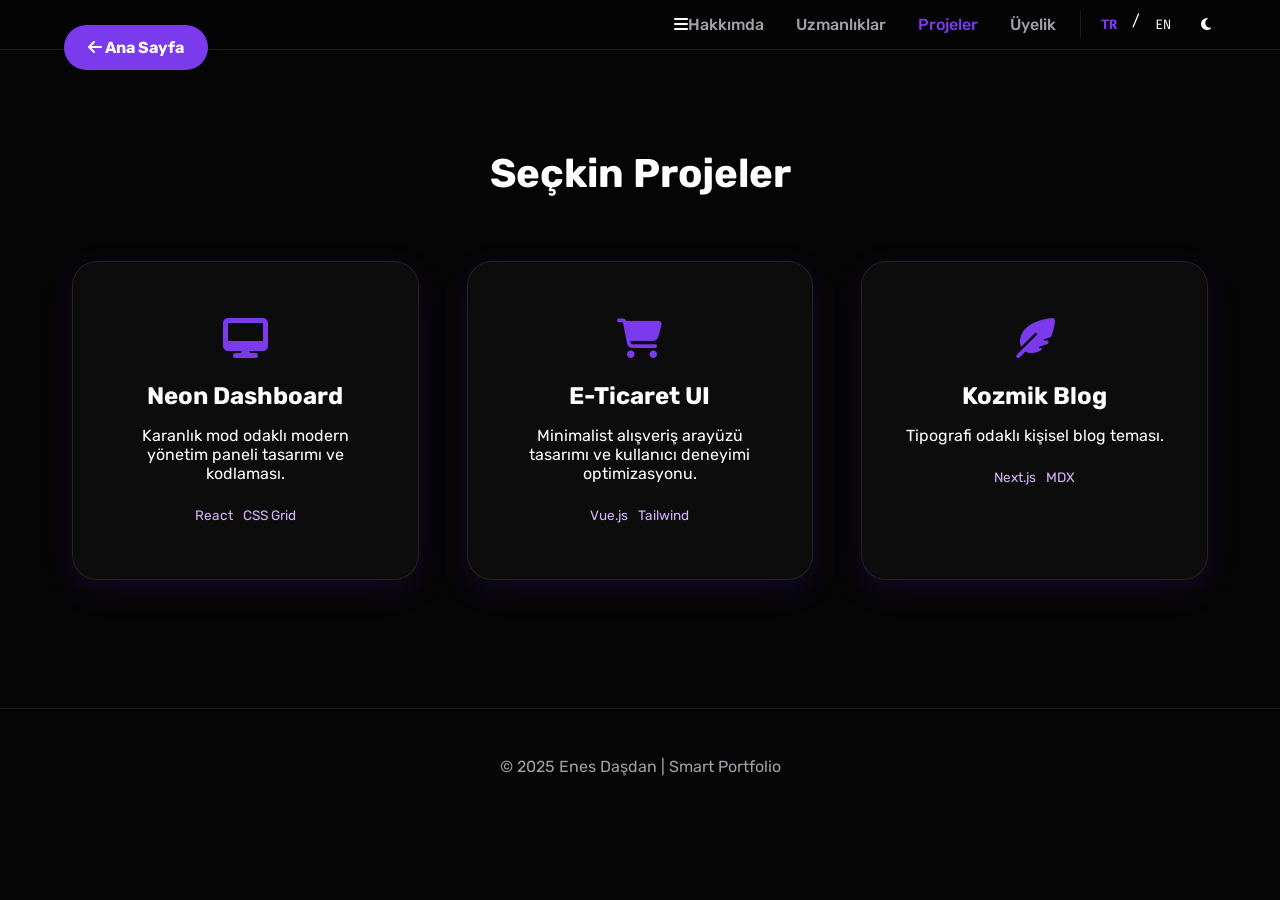
<file: 06-portfolyo-sitesi/projects.html>
<!DOCTYPE html>
<html lang="tr">
<head>
    <script async src="https://www.googletagmanager.com/gtag/js?id=G-KJTK2KH660"></script>
    <script>window.dataLayer = window.dataLayer || []; function gtag(){dataLayer.push(arguments);} gtag('js', new Date()); gtag('config', 'G-KJTK2KH660');</script>
    <meta charset="UTF-8">
    <meta name="viewport" content="width=device-width, initial-scale=1.0">
    
    <!-- --- SEO BAŞLANGIÇ (PROJELER) --- -->
    <title>Projelerim | Enes Daşdan</title>
    <meta name="description" content="Enes Daşdan tarafından geliştirilen seçkin web ve oyun projeleri: Neon Dashboard, E-Ticaret Arayüzü, Kozmik Blog ve daha fazlası.">
    <meta name="keywords" content="Enes Daşdan Projeleri, Web Tasarım Örnekleri, Oyun Portfolyosu, React Projeleri, Vue.js Tasarımları, Next.js Blog">
    <meta name="author" content="Enes Daşdan">
    <meta name="robots" content="index, follow">

    <!-- Sosyal Medya Paylaşım (Open Graph) -->
    <meta property="og:title" content="Projelerim | Enes Daşdan">
    <meta property="og:description" content="Geliştirdiğim modern web ve oyun projelerini inceleyin.">
    <meta property="og:image" content="IMG_3437.png.png">
    <meta property="og:url" content="https://enesdasdan.com/projects.html">
    <meta property="og:type" content="website">
    <meta property="og:locale" content="tr_TR">

    <!-- Twitter Kartları -->
    <meta name="twitter:card" content="summary_large_image">
    <meta name="twitter:title" content="Projelerim | Enes Daşdan">
    <meta name="twitter:description" content="Geliştirdiğim modern web ve oyun projelerini inceleyin.">
    <meta name="twitter:image" content="IMG_3437.png.png">
    <!-- --- SEO BİTİŞ --- -->

    <link href="https://fonts.googleapis.com/css2?family=Rubik:wght@300;400;500;600;700;800&family=Fira+Code:wght@300;400;500;600&family=Outfit:wght@300;400;500;600&display=swap" rel="stylesheet">
    <link rel="stylesheet" href="https://cdnjs.cloudflare.com/ajax/libs/font-awesome/6.4.0/css/all.min.css">
    <style>
        /* CSS AYNI (Kısaltıldı) */
        :root { --bg-color: #050505; --text-main: #ffffff; --text-muted: #a1a1aa; --primary: #7c3aed; --secondary: #d8b4fe; --glass-bg: rgba(255, 255, 255, 0.03); --glass-border: rgba(255, 255, 255, 0.1); --nav-bg: rgba(5, 5, 5, 0.85); --card-shadow: 0 10px 30px rgba(109, 40, 217, 0.15); }
        body.light-mode { --bg-color: #f5f3ff; --text-main: #1e1b4b; --text-muted: #4c1d95; --primary: #7c3aed; --secondary: #4c1d95; --glass-bg: rgba(124, 58, 237, 0.05); --glass-border: rgba(124, 58, 237, 0.1); --nav-bg: rgba(245, 243, 255, 0.85); }
        * { margin: 0; padding: 0; box-sizing: border-box; font-family: 'Rubik', sans-serif; transition: 0.3s; }
        body { background-color: var(--bg-color); color: var(--text-main); min-height: 100vh; }
        header { position: fixed; top: 0; width: 100%; padding: 0.7rem 5%; display: flex; justify-content: flex-end; align-items: center; z-index: 1000; backdrop-filter: blur(15px); background: var(--nav-bg); border-bottom: 1px solid var(--glass-border); }
        .nav-container { display: flex; align-items: center; gap: 1.5rem; }
        nav ul { display: flex; gap: 2rem; list-style: none; }
        nav a { color: var(--text-muted); text-decoration: none; font-weight: 500; }
        nav a:hover, nav a.active { color: var(--primary); }
        .nav-actions { display: flex; gap: 10px; border-left: 1px solid var(--glass-border); padding-left: 15px; }
        .theme-toggle-btn, .lang-btn { background: transparent; border: none; color: var(--text-main); cursor: pointer; display: flex; align-items: center; font-family: 'Fira Code', monospace; font-size: 0.85rem; padding: 5px; transition: 0.3s; }
        .lang-btn:hover, .lang-btn.active { color: var(--primary); font-weight: bold; }
        
        section { padding: 150px 0 5rem 0; }
        .container { max-width: 1200px; margin: 0 auto; padding: 0 2rem; }
        .section-title { font-size: 2.5rem; text-align: center; margin-bottom: 4rem; width: 100%; display: block; font-weight: 700; }
        .grid-3 { display: grid; grid-template-columns: repeat(auto-fit, minmax(280px, 1fr)); gap: 3rem; }
        .project-card { background: var(--glass-bg); border: 1px solid var(--glass-border); padding: 3.5rem 2.5rem; border-radius: 25px; text-align: center; transition: 0.4s; position: relative; overflow: hidden; box-shadow: var(--card-shadow); }
        .project-card:hover { transform: translateY(-10px); border-color: var(--primary); }
        .project-card h3 { font-size: 1.5rem; margin-bottom: 1rem; color: var(--text-main); }
        .tech-stack { display: flex; gap: 10px; margin-top: 1.5rem; justify-content: center; font-size: 0.85rem; color: var(--secondary); font-family: 'Fira Code', monospace; flex-wrap: wrap; }
        
        footer { padding: 3rem 0; text-align: center; border-top: 1px solid var(--glass-border); margin-top: 3rem; color: var(--text-muted); }
        .back-to-home { position: fixed; top: 25px; left: 5%; z-index: 1100; padding: 0.8rem 1.5rem; background: var(--primary); color: #fff; border-radius: 30px; text-decoration: none; font-weight: 700; }

        @media screen and (max-width: 900px) {
            header { justify-content: space-between; }
            .nav-container { position: fixed; right: -100%; top:0; height:100vh; width:75%; background:var(--nav-bg); flex-direction:column; justify-content:center; }
            .nav-container.active { right: 0; }
            nav ul { flex-direction: column; }
            .menu-toggle { display: block; font-size: 1.5rem; cursor: pointer; }
        }
    </style>
</head>
<body class="loaded">
    <a href="index.html" class="back-to-home" data-lang="back_home"><i class="fas fa-arrow-left"></i> Ana Sayfa</a>

    <header>
        <div class="logo" style="display:none;">Enes D.</div> 
        <div class="menu-toggle" onclick="document.getElementById('nav-menu').classList.toggle('active')"><i class="fas fa-bars"></i></div>
        <nav class="nav-container" id="nav-menu">
            <ul>
                <li><a href="biography.html" data-lang="nav_bio">Hakkımda</a></li>
                <li><a href="about.html" data-lang="nav_about">Uzmanlıklar</a></li>
                <li><a href="projects.html" class="active" data-lang="nav_projects">Projeler</a></li>
                <li><a href="contact.html" data-lang="nav_contact">Üyelik</a></li>
            </ul>
            <div class="nav-actions">
                <button class="lang-btn active" id="btn-tr" onclick="setLanguage('tr')">TR</button> / 
                <button class="lang-btn" id="btn-en" onclick="setLanguage('en')">EN</button>
                <button id="theme-toggle" class="theme-toggle-btn" style="margin-left:10px;"><i class="fas fa-moon"></i></button>
            </div>
        </nav>
    </header>

    <section id="projects">
        <div class="container">
            <h2 class="section-title" data-lang="title_projects">Seçkin Projeler</h2>
            <div class="grid-3">
                <div class="project-card">
                    <i class="fas fa-desktop" style="font-size: 2.5rem; color: var(--primary); margin-bottom: 1.5rem;"></i>
                    <h3>Neon Dashboard</h3>
                    <p data-lang="proj_1_desc">Karanlık mod odaklı modern yönetim paneli tasarımı ve kodlaması.</p>
                    <div class="tech-stack"><span>React</span> <span>CSS Grid</span></div>
                </div>
                <div class="project-card">
                    <i class="fas fa-shopping-cart" style="font-size: 2.5rem; color: var(--primary); margin-bottom: 1.5rem;"></i>
                    <h3>E-Ticaret UI</h3>
                    <p data-lang="proj_2_desc">Minimalist alışveriş arayüzü tasarımı ve kullanıcı deneyimi optimizasyonu.</p>
                    <div class="tech-stack"><span>Vue.js</span> <span>Tailwind</span></div>
                </div>
                <div class="project-card">
                    <i class="fas fa-feather-alt" style="font-size: 2.5rem; color: var(--primary); margin-bottom: 1.5rem;"></i>
                    <h3 data-lang="proj_3_title">Kozmik Blog</h3>
                    <p data-lang="proj_3_desc">Tipografi odaklı kişisel blog teması.</p>
                    <div class="tech-stack"><span>Next.js</span> <span>MDX</span></div>
                </div>
            </div>
        </div>
    </section>

    <footer>
        <p>&copy; 2025 Enes Daşdan | Smart Portfolio</p>
    </footer>
    <script>
        // --- ÇEVİRİ SİSTEMİ ---
        const translations = {
            tr: {
                nav_bio: "Hakkımda", nav_about: "Uzmanlıklar", nav_projects: "Projeler", nav_contact: "Üyelik",
                title_projects: "Seçkin Projeler",
                proj_1_desc: "Karanlık mod odaklı modern yönetim paneli tasarımı ve kodlaması.",
                proj_2_desc: "Minimalist alışveriş arayüzü tasarımı ve kullanıcı deneyimi optimizasyonu.",
                proj_3_title: "Kozmik Blog",
                proj_3_desc: "Tipografi odaklı kişisel blog teması.",
                back_home: '<i class="fas fa-arrow-left"></i> Ana Sayfa'
            },
            en: {
                nav_bio: "About Me", nav_about: "Expertise", nav_projects: "Projects", nav_contact: "Membership",
                title_projects: "Selected Projects",
                proj_1_desc: "Dark mode oriented modern dashboard design and coding.",
                proj_2_desc: "Minimalist shopping interface design and user experience optimization.",
                proj_3_title: "Cosmic Blog",
                proj_3_desc: "Typography-focused personal blog theme.",
                back_home: '<i class="fas fa-arrow-left"></i> Home'
            }
        };

        let currentLang = localStorage.getItem('lang') || 'tr';

        function setLanguage(lang) {
            currentLang = lang;
            localStorage.setItem('lang', lang);
            document.getElementById('btn-tr').classList.toggle('active', lang === 'tr');
            document.getElementById('btn-en').classList.toggle('active', lang === 'en');
            document.querySelectorAll('[data-lang]').forEach(el => {
                const key = el.getAttribute('data-lang');
                if (translations[lang][key]) el.innerHTML = translations[lang][key];
            });
        }
        setLanguage(currentLang);

        const themeBtn = document.getElementById('theme-toggle');
        function updateThemeIcon() { const isLight = document.body.classList.contains('light-mode'); themeBtn.querySelector('i').className = isLight ? 'fas fa-sun' : 'fas fa-moon'; }
        if (localStorage.getItem('theme') === 'light') document.body.classList.add('light-mode');
        themeBtn.addEventListener('click', () => { document.body.classList.toggle('light-mode'); localStorage.setItem('theme', document.body.classList.contains('light-mode') ? 'light' : 'dark'); updateThemeIcon(); });
        updateThemeIcon();
    </script>
</body>
</html>
</file>
<file: 02-mobil-uygulama/style.css>
* {
    margin: 0;
    padding: 0;
    box-sizing: border-box;
    -webkit-tap-highlight-color: transparent;
}

:root {
    --bg-main: #f4f7fe;
    --card-bg: #ffffff;
    --text-main: #2b3674;
    --text-muted: #a3aed1;
    --primary: #4318ff;
    --secondary: #39b8ff;
    --gradient-1: linear-gradient(135deg, #868cff 0%, #4318ff 100%);
    --gradient-2: linear-gradient(135deg, #39b8ff 0%, #0182ff 100%);
    --gradient-3: linear-gradient(135deg, #ff7e93 0%, #ff4b6b 100%);
    --gradient-4: linear-gradient(135deg, #00d2ff 0%, #3a7bd5 100%);
    --border-color: #e2e8f0;
}

body.dark-mode {
    --bg-main: #0b1437;
    --card-bg: #111c44;
    --text-main: #ffffff;
    --text-muted: #8f9bba;
    --border-color: #2b3674;
}

body {
    font-family: 'Inter', -apple-system, BlinkMacSystemFont, sans-serif;
    background: #e2e8f0;
    display: flex;
    justify-content: center;
    align-items: center;
    min-height: 100vh;
    color: var(--text-main);
}

.phone-frame {
    width: 390px;
    height: 844px; /* iPhone 13/14 Pro dimensions */
    background: var(--bg-main);
    border-radius: 55px;
    overflow: hidden;
    position: relative;
    box-shadow: 0 0 0 14px #0f172a, 0 0 0 16px #334155, 0 40px 80px rgba(0,0,0,0.4);
    transition: background 0.3s;
}

.phone-notch {
    position: absolute;
    top: 0;
    left: 50%;
    transform: translateX(-50%);
    width: 160px;
    height: 35px;
    background: #0f172a;
    border-radius: 0 0 24px 24px;
    z-index: 100;
}

.status-bar {
    display: flex;
    justify-content: space-between;
    align-items: center;
    padding: 14px 32px 10px;
    font-size: 14px;
    font-weight: 600;
    color: var(--text-main);
    position: relative;
    z-index: 50;
    background: transparent;
    transition: color 0.3s;
}

.status-icons {
    display: flex;
    gap: 7px;
    font-size: 13px;
}

/* Toast Notifications */
.toast-container {
    position: absolute;
    top: 50px;
    left: 0;
    right: 0;
    display: flex;
    flex-direction: column;
    align-items: center;
    gap: 10px;
    z-index: 200;
    pointer-events: none;
}
.toast {
    background: rgba(15, 23, 42, 0.95);
    color: white;
    padding: 12px 20px;
    border-radius: 20px;
    font-size: 13px;
    font-weight: 600;
    box-shadow: 0 10px 25px rgba(0,0,0,0.2);
    transform: translateY(-20px);
    opacity: 0;
    animation: toastEnter 0.3s cubic-bezier(0.175, 0.885, 0.32, 1.275) forwards;
    display: flex;
    align-items: center;
    gap: 10px;
}
.toast.success i { color: #43e97b; }
.toast.error i { color: #ff4b6b; }
.toast.info i { color: #39b8ff; }
@keyframes toastEnter {
    to { transform: translateY(0); opacity: 1; }
}
@keyframes toastExit {
    to { transform: translateY(-20px); opacity: 0; }
}

.screens-container {
    height: calc(100% - 40px);
    overflow: hidden;
    position: relative;
}

.screen {
    position: absolute;
    top: 0; left: 0;
    width: 100%; height: 100%;
    overflow-y: auto;
    padding: 0 24px 100px;
    opacity: 0;
    transform: scale(0.95);
    transition: all 0.4s cubic-bezier(0.16, 1, 0.3, 1);
    pointer-events: none;
    scrollbar-width: none;
}
.screen::-webkit-scrollbar { display: none; }
.screen.active {
    opacity: 1;
    transform: scale(1);
    pointer-events: all;
}

/* Auth Screens */
.auth-header {
    margin-top: 60px;
    margin-bottom: 40px;
    text-align: center;
}
.auth-logo {
    width: 70px; height: 70px;
    border-radius: 20px;
    background: var(--gradient-1);
    color: white;
    font-size: 30px;
    display: flex;
    justify-content: center;
    align-items: center;
    margin: 0 auto 20px;
    box-shadow: 0 10px 20px rgba(67, 24, 255, 0.3);
}
.auth-header h2 { font-size: 24px; font-weight: 800; margin-bottom: 8px; }
.auth-header p { color: var(--text-muted); font-size: 14px; }

.auth-form {
    display: flex;
    flex-direction: column;
    gap: 16px;
}
.input-group {
    position: relative;
}
.input-group i {
    position: absolute;
    left: 20px;
    top: 50%;
    transform: translateY(-50%);
    color: var(--text-muted);
}
.input-group input {
    width: 100%;
    padding: 18px 20px 18px 50px;
    border: 1px solid var(--border-color);
    border-radius: 20px;
    background: var(--card-bg);
    color: var(--text-main);
    font-family: inherit;
    font-size: 14px;
    font-weight: 500;
    outline: none;
    transition: border-color 0.3s;
}
.input-group input:focus { border-color: var(--primary); }

.auth-options {
    display: flex;
    justify-content: space-between;
    align-items: center;
    font-size: 13px;
    font-weight: 600;
}
.auth-options a, .auth-switch a { color: var(--primary); text-decoration: none; }
.auth-switch { text-align: center; font-size: 13px; font-weight: 600; margin-top: 10px; }
.auth-btn {
    padding: 18px;
    background: var(--primary);
    color: white;
    border: none;
    border-radius: 20px;
    font-family: inherit;
    font-size: 15px;
    font-weight: 700;
    cursor: pointer;
    box-shadow: 0 10px 20px rgba(67, 24, 255, 0.25);
    transition: transform 0.2s, box-shadow 0.2s;
    margin-top: 10px;
}
.auth-btn:active { transform: scale(0.97); box-shadow: 0 5px 10px rgba(67, 24, 255, 0.2); }

.back-btn-auth {
    position: absolute;
    top: 20px; left: 20px;
    width: 40px; height: 40px;
    border-radius: 12px;
    background: var(--card-bg);
    border: none;
    display: flex;
    justify-content: center;
    align-items: center;
    color: var(--text-main);
    box-shadow: 0 5px 15px rgba(0,0,0,0.05);
    cursor: pointer;
}

/* Home Screen */
.screen-header {
    display: flex;
    justify-content: space-between;
    align-items: center;
    margin-top: 10px;
    margin-bottom: 25px;
}
.greeting-text { font-size: 14px; color: var(--text-muted); font-weight: 600; text-transform: uppercase; letter-spacing: 1px; }
.greeting h2 { font-size: 26px; font-weight: 800; letter-spacing: -0.5px; margin-top: 4px; }
.avatar-small {
    width: 48px; height: 48px;
    border-radius: 16px;
    background: var(--gradient-1);
    display: flex; align-items: center; justify-content: center;
    color: white; font-weight: 800; font-size: 16px;
    box-shadow: 0 8px 16px rgba(67, 24, 255, 0.25);
    cursor: pointer;
    transition: transform 0.2s;
}
.avatar-small:active { transform: scale(0.9); }

.search-bar {
    display: flex;
    align-items: center;
    gap: 12px;
    background: var(--card-bg);
    padding: 16px 20px;
    border-radius: 20px;
    margin-bottom: 30px;
    box-shadow: 0 10px 20px rgba(0,0,0,0.03);
    cursor: pointer;
    transition: transform 0.2s;
}
.search-bar:active { transform: scale(0.98); }
.search-bar i { color: var(--text-muted); }
.search-bar span { color: var(--text-muted); font-size: 15px; font-weight: 500; }

.section-header { display: flex; justify-content: space-between; align-items: center; margin-bottom: 16px; }
.section-header h3 { font-size: 19px; font-weight: 800; }
.see-all { font-size: 14px; color: var(--primary); text-decoration: none; font-weight: 700; }

.categories-scroll { display: flex; gap: 12px; overflow-x: auto; padding-bottom: 10px; }
.category-chip {
    padding: 12px 20px; border-radius: 20px; background: var(--card-bg);
    font-size: 14px; font-weight: 700; color: var(--text-muted); white-space: nowrap;
    box-shadow: 0 5px 15px rgba(0,0,0,0.02); display: flex; align-items: center; gap: 8px;
    cursor: pointer; transition: all 0.2s;
}
.category-chip.active { background: var(--primary); color: white; box-shadow: 0 10px 20px rgba(67, 24, 255, 0.3); }
.category-chip:active { transform: scale(0.95); }

.course-card-progress {
    display: flex; gap: 16px; padding: 16px; background: var(--card-bg);
    border-radius: 24px; margin-bottom: 16px; box-shadow: 0 10px 30px rgba(0,0,0,0.04);
    cursor: pointer; transition: transform 0.2s;
}
.course-card-progress:active { transform: scale(0.97); }
.course-card-img { width: 90px; height: 90px; border-radius: 18px; display: flex; align-items: center; justify-content: center; position: relative; }
.course-badge { position: absolute; top: 8px; left: 8px; background: rgba(255,255,255,0.9); color: #111; font-size: 11px; font-weight: 800; padding: 4px 8px; border-radius: 8px; }
.course-play { color: white; font-size: 32px; filter: drop-shadow(0 4px 6px rgba(0,0,0,0.2)); }
.course-card-info { flex: 1; display: flex; flex-direction: column; justify-content: center; }
.course-category-tag { font-size: 12px; color: var(--primary); font-weight: 700; text-transform: uppercase; }
.course-card-info h4 { font-size: 16px; font-weight: 800; margin: 6px 0 12px; line-height: 1.3; }
.progress-bar { width: 100%; height: 8px; background: var(--border-color); border-radius: 10px; }
.progress-fill { height: 100%; border-radius: 10px; }
.course-meta { font-size: 12px; color: var(--text-muted); margin-top: 8px; font-weight: 500; }

.popular-courses-scroll { display: flex; gap: 16px; overflow-x: auto; padding-bottom: 15px; }
.popular-card {
    min-width: 160px; background: var(--card-bg); border-radius: 24px; padding: 16px;
    box-shadow: 0 10px 30px rgba(0,0,0,0.04); cursor: pointer; transition: transform 0.2s;
}
.popular-card:active { transform: scale(0.95); }
.popular-card-img { width: 100%; height: 100px; border-radius: 16px; display: flex; align-items: center; justify-content: center; margin-bottom: 14px; }
.popular-card-img i { font-size: 36px; color: white; }
.popular-card h4 { font-size: 15px; font-weight: 800; margin-bottom: 6px; }
.rating { font-size: 13px; color: #f59e0b; font-weight: 700; }
.rating span { color: var(--text-muted); font-weight: 500; }
.price { display: block; margin-top: 8px; font-size: 14px; color: var(--secondary); font-weight: 800; }

/* Search Screen */
.search-screen-header { display: flex; align-items: center; gap: 12px; margin-top: 10px; margin-bottom: 20px; }
.icon-btn { width: 44px; height: 44px; border-radius: 14px; border: none; background: var(--card-bg); display: flex; justify-content: center; align-items: center; color: var(--text-main); font-size: 18px; cursor: pointer; box-shadow: 0 5px 15px rgba(0,0,0,0.05); transition: transform 0.2s; flex-shrink: 0; }
.icon-btn:active { transform: scale(0.9); }
.search-input-active { flex: 1; display: flex; align-items: center; gap: 12px; background: var(--card-bg); padding: 12px 16px; border-radius: 16px; box-shadow: 0 5px 15px rgba(0,0,0,0.03); }
.search-input-active i { color: var(--text-muted); }
.search-input-active input { border: none; background: transparent; outline: none; width: 100%; font-family: inherit; font-size: 15px; color: var(--text-main); font-weight: 500; }

.trending-title { font-size: 16px; font-weight: 800; margin-bottom: 12px; display: flex; align-items: center; gap: 8px; }
.trending-tags { display: flex; flex-wrap: wrap; gap: 10px; margin-bottom: 30px; }
.trend-tag { padding: 10px 16px; background: var(--card-bg); border-radius: 12px; font-size: 13px; font-weight: 600; color: var(--primary); cursor: pointer; transition: all 0.2s; }
.trend-tag:active { background: var(--primary); color: white; transform: scale(0.95); }

.search-results { display: flex; flex-direction: column; gap: 12px; }
.search-result-item { display: flex; align-items: center; gap: 16px; padding: 16px; background: var(--card-bg); border-radius: 20px; cursor: pointer; transition: transform 0.2s; }
.search-result-item:active { transform: scale(0.97); }
.search-result-item.hidden { display: none; }
.result-icon { width: 50px; height: 50px; border-radius: 14px; display: flex; justify-content: center; align-items: center; color: white; font-size: 20px; flex-shrink: 0; }
.result-info { flex: 1; }
.result-info h4 { font-size: 15px; font-weight: 700; margin-bottom: 4px; }
.result-info p { font-size: 12px; color: var(--text-muted); font-weight: 500; }

/* Course Detail Screen */
.course-detail-header { margin: 0 -24px; padding: 60px 24px 30px; position: relative; color: white; transition: background 0.3s; }
.top-actions { position: absolute; top: 10px; left: 24px; right: 24px; display: flex; justify-content: space-between; }
.icon-btn.light { background: rgba(255,255,255,0.2); color: white; backdrop-filter: blur(10px); }
.icon-btn.light.bookmarked { background: white; color: var(--primary); }

.course-detail-info { margin-top: 10px; }
.detail-badge { display: inline-block; padding: 6px 12px; background: rgba(255,255,255,0.2); border-radius: 10px; font-size: 11px; font-weight: 800; margin-bottom: 12px; text-transform: uppercase; }
.course-detail-info h2 { font-size: 26px; font-weight: 900; margin-bottom: 8px; line-height: 1.2; }
.course-detail-info p { font-size: 14px; opacity: 0.9; margin-bottom: 16px; line-height: 1.5; }
.detail-meta { display: flex; gap: 16px; font-size: 13px; font-weight: 600; }

.course-detail-body { padding: 24px 24px 100px; margin: 0 -24px; background: var(--bg-main); border-radius: 30px 30px 0 0; position: relative; top: -20px; }
.detail-tabs { display: flex; gap: 8px; margin-bottom: 24px; background: var(--border-color); border-radius: 16px; padding: 6px; }
.detail-tab { flex: 1; padding: 12px; border: none; background: transparent; border-radius: 12px; font-family: inherit; font-size: 14px; font-weight: 700; cursor: pointer; color: var(--text-muted); transition: all 0.3s; }
.detail-tab.active { background: var(--card-bg); color: var(--text-main); box-shadow: 0 4px 10px rgba(0,0,0,0.05); }

.detail-content { display: none; animation: fadeIn 0.4s; }
.detail-content.active { display: block; }
@keyframes fadeIn { from { opacity: 0; transform: translateY(10px); } to { opacity: 1; transform: translateY(0); } }

.detail-content h3 { font-size: 18px; font-weight: 800; margin-bottom: 12px; }
.detail-content p { font-size: 14px; line-height: 1.6; color: var(--text-muted); margin-bottom: 20px; }
.learn-list { list-style: none; margin-bottom: 24px; }
.learn-list li { display: flex; align-items: center; gap: 12px; padding: 10px 0; font-size: 14px; font-weight: 600; }
.learn-list li i { color: #43e97b; font-size: 18px; }

.instructor { display: flex; align-items: center; gap: 16px; padding: 16px; background: var(--card-bg); border-radius: 20px; cursor: pointer; }
.instructor-avatar { width: 50px; height: 50px; border-radius: 50%; background: var(--gradient-4); display: flex; justify-content: center; align-items: center; color: white; font-weight: 800; font-size: 16px; flex-shrink: 0; }
.instructor-info flex { 1 }
.instructor-info h4 { font-size: 15px; font-weight: 800; margin-bottom: 4px; }
.instructor-info p { font-size: 12px; color: var(--text-muted); font-weight: 500; }

/* Lessons */
.lesson-item { display: flex; align-items: center; gap: 16px; padding: 16px; background: var(--card-bg); border-radius: 20px; margin-bottom: 12px; cursor: pointer; transition: transform 0.2s; }
.lesson-item:active { transform: scale(0.97); }
.lesson-num { width: 44px; height: 44px; border-radius: 14px; background: var(--border-color); display: flex; justify-content: center; align-items: center; font-size: 14px; font-weight: 800; color: var(--text-muted); flex-shrink: 0; }
.lesson-info { flex: 1; }
.lesson-info h4 { font-size: 15px; font-weight: 700; margin-bottom: 4px; }
.lesson-info span { font-size: 12px; color: var(--text-muted); font-weight: 600; }
.lesson-status { font-size: 20px; color: var(--border-color); }

.lesson-item.completed .lesson-status { color: #43e97b; }
.lesson-item.completed .lesson-num { background: rgba(67, 233, 123, 0.1); color: #43e97b; }
.lesson-item.active-lesson { border: 2px solid var(--primary); }
.lesson-item.active-lesson .lesson-status { color: var(--primary); }
.lesson-item.active-lesson .lesson-num { background: var(--primary); color: white; }
.lesson-item.locked { opacity: 0.6; cursor: not-allowed; }

/* Reviews */
.review-item { padding: 16px; background: var(--card-bg); border-radius: 20px; margin-bottom: 12px; }
.review-header { display: flex; align-items: center; gap: 12px; margin-bottom: 12px; }
.review-avatar { width: 40px; height: 40px; border-radius: 50%; display: flex; justify-content: center; align-items: center; color: white; font-weight: 800; font-size: 14px; }
.review-header h4 { font-size: 14px; font-weight: 700; }
.review-stars { font-size: 10px; color: #f59e0b; margin-top: 4px; }
.review-item p { font-size: 13px; line-height: 1.5; color: var(--text-muted); font-weight: 500; }
.action-btn-outline { padding: 14px; background: transparent; border: 2px solid var(--primary); color: var(--primary); border-radius: 16px; font-family: inherit; font-size: 14px; font-weight: 700; cursor: pointer; transition: all 0.2s; }
.action-btn-outline:active { background: var(--primary); color: white; }

/* Enroll bar */
.enroll-bar { position: absolute; bottom: 0; left: 0; right: 0; padding: 20px 24px; display: flex; align-items: center; justify-content: space-between; background: var(--card-bg); border-radius: 30px 30px 0 0; box-shadow: 0 -10px 30px rgba(0,0,0,0.05); z-index: 50; }
.price-label { font-size: 22px; font-weight: 900; color: var(--primary); }
.enroll-btn { padding: 16px 30px; background: var(--gradient-1); border: none; border-radius: 20px; color: white; font-family: inherit; font-size: 16px; font-weight: 800; cursor: pointer; display: flex; align-items: center; gap: 10px; box-shadow: 0 10px 20px rgba(67, 24, 255, 0.25); transition: transform 0.2s; }
.enroll-btn:active { transform: scale(0.95); }

/* Notifications */
.screen-header-simple { display: flex; justify-content: space-between; align-items: center; margin-top: 10px; margin-bottom: 24px; }
.screen-header-simple h2 { font-size: 24px; font-weight: 800; }
.text-btn { border: none; background: none; color: var(--primary); font-family: inherit; font-size: 14px; font-weight: 700; cursor: pointer; }

.notification-list { display: flex; flex-direction: column; gap: 12px; }
.notification-item { display: flex; gap: 16px; padding: 16px; background: var(--card-bg); border-radius: 20px; cursor: pointer; transition: transform 0.2s; border-left: 4px solid transparent; }
.notification-item:active { transform: scale(0.97); }
.notification-item.unread { border-left-color: var(--primary); background: rgba(67, 24, 255, 0.03); }
.notif-icon { width: 48px; height: 48px; border-radius: 14px; display: flex; justify-content: center; align-items: center; color: white; font-size: 18px; flex-shrink: 0; }
.notif-info { flex: 1; }
.notif-info h4 { font-size: 15px; font-weight: 700; margin-bottom: 4px; }
.notif-info p { font-size: 13px; color: var(--text-muted); line-height: 1.4; font-weight: 500; }
.notif-time { font-size: 11px; color: #a3aed1; margin-top: 6px; display: block; font-weight: 600; }

/* Profile Screen */
.profile-header-bg { margin: 0 -24px; padding: 20px 24px 60px; background: var(--gradient-1); display: flex; justify-content: space-between; align-items: flex-start; }
.profile-title { color: white; font-size: 24px; font-weight: 800; }
.profile-scroll-body { margin-top: -40px; }
.profile-card { background: var(--card-bg); border-radius: 30px; padding: 30px 24px; text-align: center; box-shadow: 0 10px 30px rgba(0,0,0,0.05); margin-bottom: 24px; position: relative; }
.profile-avatar-large { width: 90px; height: 90px; border-radius: 30px; background: var(--gradient-2); margin: -70px auto 16px; display: flex; justify-content: center; align-items: center; color: white; font-size: 28px; font-weight: 900; box-shadow: 0 10px 20px rgba(57, 184, 255, 0.3); position: relative; }
.edit-avatar { position: absolute; bottom: -5px; right: -5px; width: 32px; height: 32px; border-radius: 10px; background: var(--card-bg); color: var(--text-main); display: flex; justify-content: center; align-items: center; font-size: 14px; box-shadow: 0 4px 10px rgba(0,0,0,0.1); cursor: pointer; }

.profile-card h3 { font-size: 20px; font-weight: 800; margin-bottom: 4px; }
.profile-card p { font-size: 14px; color: var(--text-muted); font-weight: 500; }

.profile-stats { display: flex; justify-content: space-around; margin-top: 24px; padding-top: 24px; border-top: 1px solid var(--border-color); }
.stat strong { display: block; font-size: 22px; font-weight: 900; color: var(--text-main); }
.stat span { font-size: 12px; color: var(--text-muted); font-weight: 600; }

.profile-menu { display: flex; flex-direction: column; gap: 8px; }
.profile-menu-item { display: flex; align-items: center; gap: 16px; padding: 16px; background: var(--card-bg); border-radius: 20px; cursor: pointer; transition: transform 0.2s; }
.profile-menu-item:active { transform: scale(0.97); }
.menu-icon { width: 44px; height: 44px; border-radius: 14px; display: flex; justify-content: center; align-items: center; font-size: 18px; }
.profile-menu-item span { flex: 1; font-size: 15px; font-weight: 700; }
.profile-menu-item .arrow { color: var(--text-muted); font-size: 14px; transition: color 0.3s; }
.profile-menu-item.logout span { color: #ff3b30; }

/* Bottom Navigation */
.bottom-nav { position: absolute; bottom: 0; left: 0; right: 0; height: 85px; background: var(--card-bg); display: flex; justify-content: space-around; align-items: center; padding-bottom: 15px; box-shadow: 0 -10px 30px rgba(0,0,0,0.03); z-index: 100; transition: transform 0.4s; }
.bottom-nav.hidden { transform: translateY(100%); }
.nav-item { border: none; background: transparent; display: flex; flex-direction: column; align-items: center; gap: 6px; color: var(--text-muted); font-family: inherit; cursor: pointer; position: relative; width: 60px; }
.nav-item i { font-size: 22px; transition: all 0.3s cubic-bezier(0.175, 0.885, 0.32, 1.275); }
.nav-item span { font-size: 10px; font-weight: 700; transition: all 0.3s; opacity: 0; transform: translateY(10px); position: absolute; bottom: -15px; }
.nav-item.active { color: var(--primary); }
.nav-item.active i { transform: translateY(-8px); }
.nav-item.active span { opacity: 1; transform: translateY(0); }
.nav-badge { position: absolute; top: -4px; right: 8px; width: 18px; height: 18px; background: #ff4b6b; color: white; border-radius: 50%; font-size: 10px; font-weight: 800; display: flex; justify-content: center; align-items: center; border: 2px solid var(--card-bg); }

/* Responsive Adjustments */
@media (max-width: 450px) {
    body { background: var(--bg-main); }
    .phone-frame { width: 100%; height: 100vh; border-radius: 0; box-shadow: none; }
    .phone-notch { display: none; }
    .screens-container { height: 100%; }
}
</file>
<file: 03-egitici-oyun-tasarimi/style.css>
* {
    margin: 0;
    padding: 0;
    box-sizing: border-box;
}

:root {
    --bg-color: #0f0c29;
    --primary: #8a2be2;
    --secondary: #4facfe;
    --text: #ffffff;
    --card-bg: rgba(255, 255, 255, 0.05);
    --card-border: rgba(255, 255, 255, 0.1);
    --correct: #00e676;
    --wrong: #ff1744;
}

body {
    font-family: 'Outfit', sans-serif;
    background: linear-gradient(135deg, #0f0c29, #302b63, #24243e);
    color: var(--text);
    min-height: 100vh;
    display: flex;
    justify-content: center;
    align-items: center;
    overflow: hidden;
    position: relative;
}

/* Background Animation */
.area {
    position: absolute;
    top: 0; left: 0;
    width: 100%; height: 100%;
    z-index: 0;
}
.circles {
    position: absolute;
    top: 0; left: 0;
    width: 100%; height: 100%;
    overflow: hidden;
}
.circles li {
    position: absolute;
    display: block;
    list-style: none;
    width: 20px; height: 20px;
    background: rgba(255, 255, 255, 0.1);
    animation: animate 25s linear infinite;
    bottom: -150px;
    border-radius: 50%;
}
.circles li:nth-child(1){ left: 25%; width: 80px; height: 80px; animation-delay: 0s; }
.circles li:nth-child(2){ left: 10%; width: 20px; height: 20px; animation-delay: 2s; animation-duration: 12s; }
.circles li:nth-child(3){ left: 70%; width: 20px; height: 20px; animation-delay: 4s; }
.circles li:nth-child(4){ left: 40%; width: 60px; height: 60px; animation-delay: 0s; animation-duration: 18s; }
.circles li:nth-child(5){ left: 65%; width: 20px; height: 20px; animation-delay: 0s; }
.circles li:nth-child(6){ left: 75%; width: 110px; height: 110px; animation-delay: 3s; }
.circles li:nth-child(7){ left: 35%; width: 150px; height: 150px; animation-delay: 7s; }
.circles li:nth-child(8){ left: 50%; width: 25px; height: 25px; animation-delay: 15s; animation-duration: 45s; }
.circles li:nth-child(9){ left: 20%; width: 15px; height: 15px; animation-delay: 2s; animation-duration: 35s; }
.circles li:nth-child(10){ left: 85%; width: 150px; height: 150px; animation-delay: 0s; animation-duration: 11s; }

@keyframes animate {
    0%{ transform: translateY(0) rotate(0deg); opacity: 1; border-radius: 0; }
    100%{ transform: translateY(-1000px) rotate(720deg); opacity: 0; border-radius: 50%; }
}

/* Container */
.game-container {
    width: 100%;
    max-width: 500px;
    background: rgba(15, 12, 41, 0.6);
    backdrop-filter: blur(20px);
    -webkit-backdrop-filter: blur(20px);
    border: 1px solid var(--card-border);
    border-radius: 30px;
    padding: 40px 30px;
    box-shadow: 0 25px 50px rgba(0,0,0,0.5), inset 0 0 0 1px rgba(255,255,255,0.1);
    position: relative;
    z-index: 10;
    min-height: 600px;
    display: flex;
    flex-direction: column;
}

.screen {
    display: none;
    flex-direction: column;
    height: 100%;
    animation: fadeIn 0.4s ease forwards;
}
.screen.active {
    display: flex;
}

@keyframes fadeIn {
    from { opacity: 0; transform: translateY(20px); }
    to { opacity: 1; transform: translateY(0); }
}

/* Start Screen */
.logo-container {
    text-align: center;
    position: relative;
    margin-bottom: 20px;
}
.glow-orb {
    position: absolute;
    top: 50%; left: 50%;
    transform: translate(-50%, -50%);
    width: 100px; height: 100px;
    background: var(--primary);
    filter: blur(40px);
    border-radius: 50%;
    z-index: -1;
    animation: pulse 3s infinite;
}
.logo-icon {
    font-size: 60px;
    color: white;
    text-shadow: 0 0 20px rgba(255,255,255,0.5);
}

.game-title {
    text-align: center;
    font-size: 42px;
    font-weight: 900;
    margin-bottom: 5px;
    letter-spacing: 2px;
}
.game-title span {
    background: linear-gradient(to right, #4facfe, #00f2fe);
    -webkit-background-clip: text;
    -webkit-text-fill-color: transparent;
}
.game-subtitle {
    text-align: center;
    color: rgba(255,255,255,0.7);
    margin-bottom: 40px;
    font-size: 14px;
}

.selection-title {
    font-size: 16px;
    margin-bottom: 15px;
    color: rgba(255,255,255,0.9);
}

.category-grid, .difficulty-grid {
    display: grid;
    grid-template-columns: 1fr 1fr;
    gap: 12px;
    margin-bottom: 30px;
}

.category-btn, .diff-btn {
    background: var(--card-bg);
    border: 1px solid var(--card-border);
    padding: 15px;
    border-radius: 15px;
    color: white;
    font-family: inherit;
    font-size: 15px;
    font-weight: 600;
    cursor: pointer;
    transition: all 0.3s;
    display: flex;
    align-items: center;
    justify-content: center;
    gap: 10px;
}

.category-btn i { font-size: 20px; }
.category-btn[data-cat="html"] i { color: #e34c26; }
.category-btn[data-cat="css"] i { color: #264de4; }
.category-btn[data-cat="js"] i { color: #f7df1e; }
.category-btn[data-cat="python"] i { color: #3776ab; }

.category-btn:hover, .diff-btn:hover {
    background: rgba(255,255,255,0.1);
    transform: translateY(-2px);
}

.category-btn.active, .diff-btn.active {
    background: linear-gradient(135deg, rgba(138, 43, 226, 0.4), rgba(79, 172, 254, 0.4));
    border-color: var(--secondary);
    box-shadow: 0 0 15px rgba(79, 172, 254, 0.3);
}

.primary-btn {
    margin-top: auto;
    background: linear-gradient(135deg, #4facfe, #00f2fe);
    border: none;
    padding: 18px;
    border-radius: 20px;
    color: #0f0c29;
    font-size: 18px;
    font-weight: 800;
    font-family: inherit;
    cursor: pointer;
    display: flex;
    justify-content: center;
    align-items: center;
    gap: 10px;
    transition: all 0.3s;
    box-shadow: 0 10px 20px rgba(0, 242, 254, 0.3);
}

.primary-btn:hover {
    transform: translateY(-3px) scale(1.02);
    box-shadow: 0 15px 25px rgba(0, 242, 254, 0.4);
}

/* Quiz Screen */
.quiz-header {
    display: flex;
    justify-content: space-between;
    margin-bottom: 20px;
}
.stat-box {
    background: var(--card-bg);
    border: 1px solid var(--card-border);
    padding: 8px 15px;
    border-radius: 12px;
    font-weight: 600;
    font-size: 14px;
    display: flex;
    align-items: center;
    gap: 6px;
}
.timer-box {
    color: #4facfe;
    border-color: rgba(79, 172, 254, 0.3);
}

.progress-container {
    height: 6px;
    background: rgba(255,255,255,0.1);
    border-radius: 10px;
    margin-bottom: 20px;
    overflow: hidden;
}
.progress-bar {
    height: 100%;
    width: 100%;
    background: linear-gradient(90deg, #00e676, #4facfe);
    border-radius: 10px;
    transition: width 1s linear, background-color 0.3s;
}

.combo-container {
    text-align: center;
    color: #ff9100;
    font-weight: 800;
    font-size: 18px;
    margin-bottom: 10px;
    text-shadow: 0 0 10px rgba(255, 145, 0, 0.5);
    animation: popIn 0.3s cubic-bezier(0.175, 0.885, 0.32, 1.275);
}

.hidden { display: none !important; }

.question-card {
    background: var(--card-bg);
    border: 1px solid var(--card-border);
    padding: 25px;
    border-radius: 20px;
    margin-bottom: 25px;
    position: relative;
}
.category-badge {
    position: absolute;
    top: -12px;
    left: 20px;
    background: var(--primary);
    padding: 4px 12px;
    border-radius: 10px;
    font-size: 12px;
    font-weight: 700;
    letter-spacing: 1px;
}
.question-card h2 {
    font-size: 20px;
    line-height: 1.5;
    font-weight: 600;
    margin-top: 5px;
}

.options-grid {
    display: flex;
    flex-direction: column;
    gap: 12px;
}
.option-btn {
    background: var(--card-bg);
    border: 1px solid var(--card-border);
    padding: 16px 20px;
    border-radius: 15px;
    color: white;
    font-family: inherit;
    font-size: 15px;
    text-align: left;
    cursor: pointer;
    transition: all 0.2s;
    position: relative;
    overflow: hidden;
}
.option-btn:hover {
    background: rgba(255,255,255,0.1);
    transform: translateX(5px);
    border-color: rgba(255,255,255,0.3);
}

.option-btn.correct {
    background: rgba(0, 230, 118, 0.2);
    border-color: var(--correct);
    box-shadow: 0 0 15px rgba(0, 230, 118, 0.3);
}
.option-btn.wrong {
    background: rgba(255, 23, 68, 0.2);
    border-color: var(--wrong);
    box-shadow: 0 0 15px rgba(255, 23, 68, 0.3);
    animation: shake 0.4s;
}

@keyframes shake {
    0%, 100% { transform: translateX(0); }
    25% { transform: translateX(-5px); }
    50% { transform: translateX(5px); }
    75% { transform: translateX(-5px); }
}

/* Result Screen */
.result-header {
    text-align: center;
    margin-bottom: 30px;
}
.result-icon {
    font-size: 70px;
    margin-bottom: 10px;
    animation: popIn 0.6s cubic-bezier(0.175, 0.885, 0.32, 1.275);
}
.result-header h1 {
    font-size: 32px;
    margin-bottom: 5px;
}
.result-header p {
    color: rgba(255,255,255,0.7);
}

.score-circle-container {
    display: flex;
    justify-content: center;
    align-items: center;
    position: relative;
    margin-bottom: 40px;
}
.progress-ring__circle {
    stroke-dasharray: 408;
    stroke-dashoffset: 408;
    transition: stroke-dashoffset 1.5s ease-out;
    transform: rotate(-90deg);
    transform-origin: 50% 50%;
}
.score-text-inner {
    position: absolute;
    display: flex;
    flex-direction: column;
    align-items: center;
    justify-content: center;
}
.score-text-inner span {
    font-size: 36px;
    font-weight: 900;
    color: #00f2fe;
}

.stats-grid {
    display: grid;
    grid-template-columns: 1fr 1fr;
    gap: 15px;
    margin-bottom: 30px;
}
.stat-item {
    background: var(--card-bg);
    padding: 15px;
    border-radius: 15px;
    display: flex;
    align-items: center;
    gap: 15px;
}
.stat-item i { font-size: 24px; }
.stat-item.correct i { color: var(--correct); }
.stat-item.wrong i { color: var(--wrong); }

.stat-details span {
    display: block;
    font-size: 22px;
    font-weight: 800;
}
.stat-details small {
    color: rgba(255,255,255,0.6);
}

.secondary-btn {
    width: 100%;
    background: rgba(255,255,255,0.1);
    border: 1px solid rgba(255,255,255,0.2);
    padding: 16px;
    border-radius: 15px;
    color: white;
    font-size: 16px;
    font-weight: 600;
    font-family: inherit;
    cursor: pointer;
    transition: all 0.3s;
}
.secondary-btn:hover {
    background: rgba(255,255,255,0.2);
}

/* Feedback Overlay */
.feedback-overlay {
    position: fixed;
    top: 0; left: 0; right: 0; bottom: 0;
    background: rgba(0,0,0,0.8);
    display: flex;
    justify-content: center;
    align-items: center;
    z-index: 100;
    backdrop-filter: blur(5px);
}
.feedback-content {
    text-align: center;
    animation: popIn 0.3s cubic-bezier(0.175, 0.885, 0.32, 1.275);
}
.feedback-content i {
    font-size: 80px;
    margin-bottom: 15px;
}
.feedback-content.success i { color: var(--correct); text-shadow: 0 0 30px var(--correct); }
.feedback-content.error i { color: var(--wrong); text-shadow: 0 0 30px var(--wrong); }
.feedback-content h2 { font-size: 32px; margin-bottom: 5px; }
.feedback-content p { font-size: 20px; font-weight: 700; color: #ffd700; }

@keyframes popIn {
    0% { transform: scale(0.5); opacity: 0; }
    80% { transform: scale(1.1); opacity: 1; }
    100% { transform: scale(1); opacity: 1; }
}
@keyframes pulse {
    0%, 100% { transform: translate(-50%, -50%) scale(1); opacity: 0.8; }
    50% { transform: translate(-50%, -50%) scale(1.2); opacity: 1; }
}
</file>
